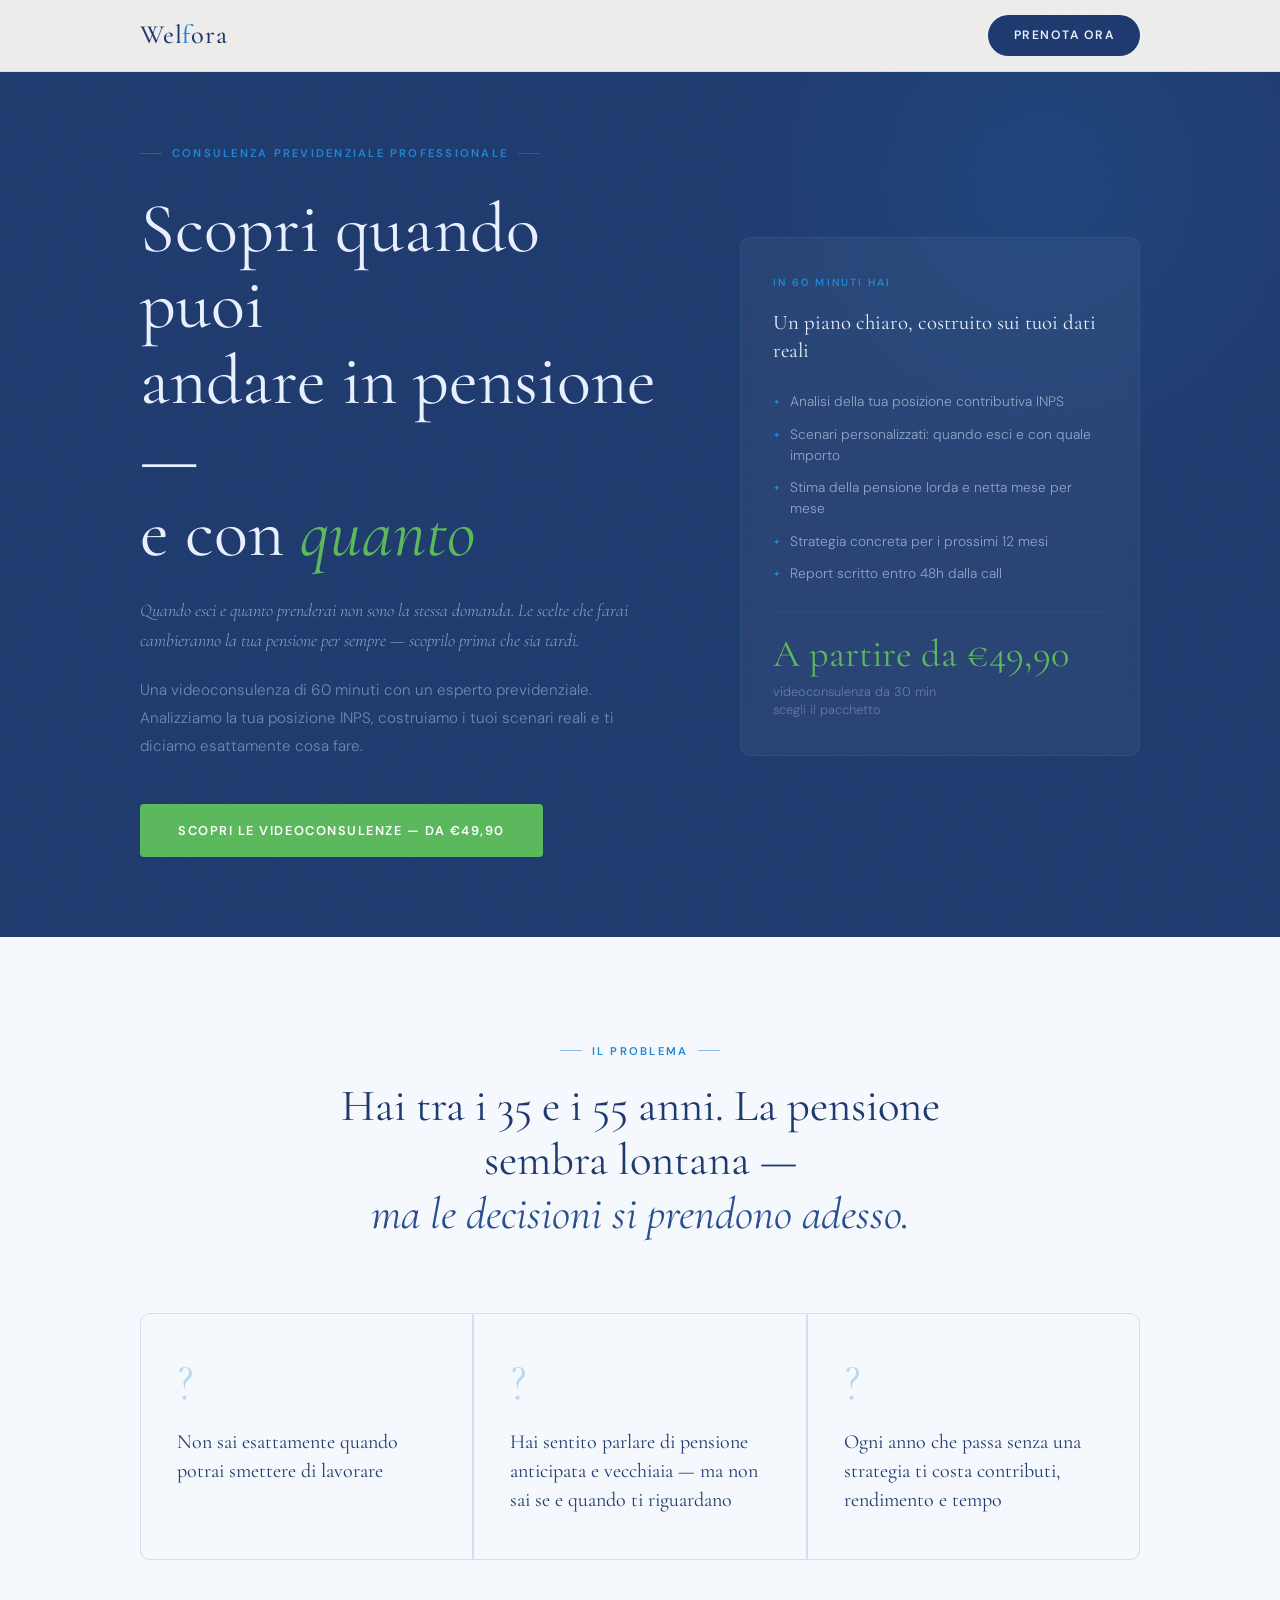
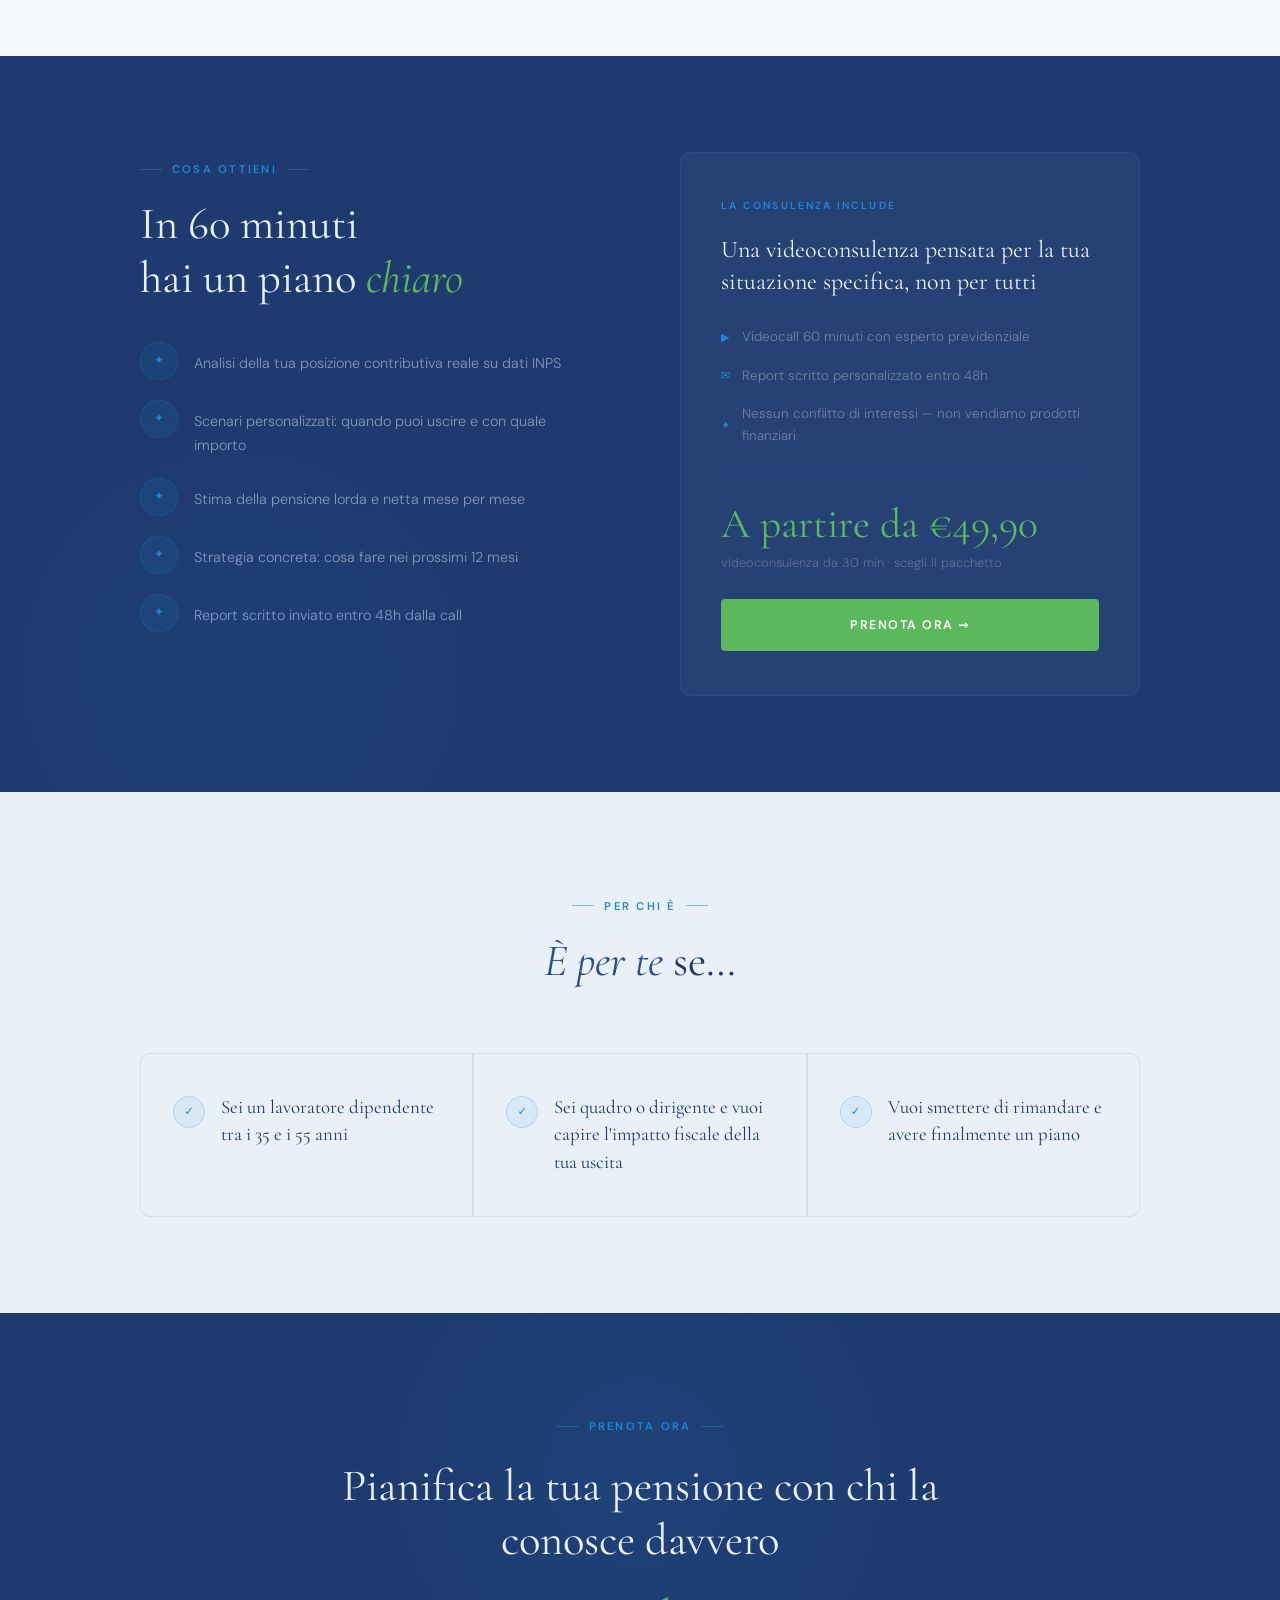
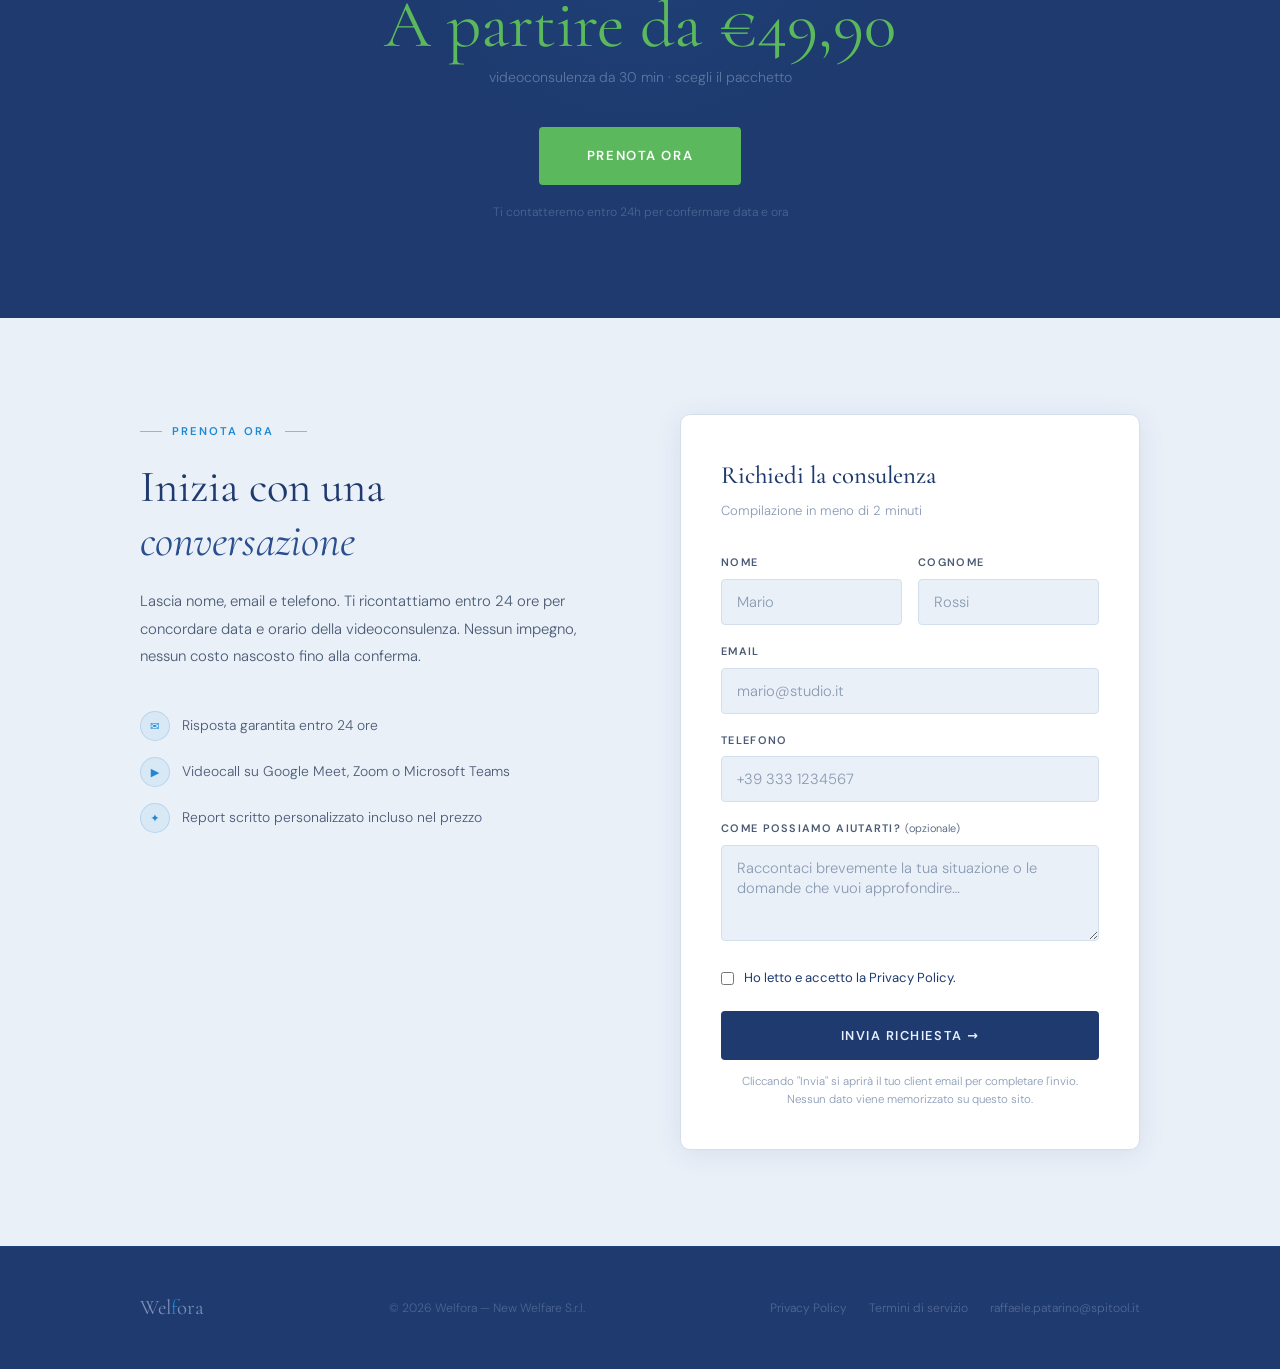
<file: index.html>
<!DOCTYPE html>
<html lang="it">
<head>
  <meta charset="UTF-8" />
  <meta name="viewport" content="width=device-width, initial-scale=1.0" />
  <title>Welfora — Scopri quando puoi andare in pensione</title>
  <meta name="description" content="Scopri quando puoi andare in pensione e con quanto. Videoconsulenza previdenziale con un esperto, analisi INPS, scenari personalizzati e report scritto." />
  <style>
    /* Self-hosted fonts (GDPR: no external requests to Google servers) */
    @font-face {
      font-family: 'Cormorant Garamond';
      font-style: normal;
      font-display: swap;
      font-weight: 300 700;
      src: url('fonts/cormorant-garamond-normal.woff2') format('woff2-variations');
    }
    @font-face {
      font-family: 'Cormorant Garamond';
      font-style: italic;
      font-display: swap;
      font-weight: 300 700;
      src: url('fonts/cormorant-garamond-italic.woff2') format('woff2-variations');
    }
    @font-face {
      font-family: 'DM Sans';
      font-style: normal;
      font-display: swap;
      font-weight: 300 700;
      src: url('fonts/dm-sans-normal.woff2') format('woff2-variations');
    }
    /* ══════════════════════════════════════════════
       WELFORA — Design Tokens
    ══════════════════════════════════════════════ */
    :root {
      --cream:       #f5f8fc;
      --cream-mid:   #eaf0f8;
      --cream-dark:  #d4dfee;
      --ivory:       #ffffff;
      --dark:        #1e3a6e;
      --dark-mid:    #2a4f8f;
      --warm-mid:    #4a5a74;
      --warm-light:  #8a9ab4;
      --gold:        #1e88d4;
      --gold-light:  #5cb85c;
      --gold-pale:   rgba(30,136,212,0.08);
      --gold-border: rgba(30,136,212,0.20);
      --shadow:      0 4px 28px rgba(30,58,110,0.09);
      --shadow-lg:   0 20px 64px rgba(30,58,110,0.15);

      --serif: 'Cormorant Garamond', Georgia, serif;
      --sans:  'DM Sans', system-ui, sans-serif;

      --r:    4px;
      --r-lg: 10px;
      --nav-h: 72px;
      --max-w: 1080px;
    }

    *, *::before, *::after { box-sizing: border-box; margin: 0; padding: 0; }
    html { scroll-behavior: smooth; }

    body {
      font-family: var(--sans);
      background: var(--cream);
      color: var(--dark);
      font-size: 16px;
      line-height: 1.65;
      -webkit-font-smoothing: antialiased;
    }

    img { display: block; max-width: 100%; }
    a { color: inherit; text-decoration: none; }

    .container {
      max-width: var(--max-w);
      margin: 0 auto;
      padding: 0 40px;
    }
    @media (max-width: 640px) { .container { padding: 0 22px; } }

    /* ══ NAVIGATION ══════════════════════════════ */
    .nav {
      position: fixed;
      top: 0; left: 0; right: 0;
      z-index: 200;
      height: var(--nav-h);
      background: rgba(250,248,243,0.94);
      backdrop-filter: blur(18px);
      border-bottom: 1px solid rgba(30,136,212,0.14);
      transition: box-shadow .3s;
    }
    .nav.scrolled { box-shadow: var(--shadow); }
    .nav__wrap {
      height: 100%;
      max-width: var(--max-w);
      margin: 0 auto;
      padding: 0 40px;
      display: flex;
      align-items: center;
      justify-content: space-between;
    }
    .nav__logo {
      font-family: var(--serif);
      font-size: 1.65rem;
      font-weight: 500;
      letter-spacing: .03em;
      color: var(--dark);
    }
    .nav__logo em { font-style: normal; color: var(--gold); }

    .nav__pill {
      display: inline-flex;
      align-items: center;
      gap: 8px;
      padding: 10px 26px;
      background: var(--dark);
      color: #e8f0ff;
      font-family: var(--sans);
      font-size: .76rem;
      font-weight: 600;
      letter-spacing: .12em;
      text-transform: uppercase;
      border-radius: 99px;
      transition: background .2s, transform .2s, box-shadow .2s;
    }
    .nav__pill:hover {
      background: var(--dark-mid);
      transform: translateY(-1px);
      box-shadow: 0 6px 20px rgba(30,58,110,.22);
    }
    @media (max-width: 640px) {
      .nav__wrap { padding: 0 22px; }
      .nav__pill { padding: 9px 18px; }
    }

    /* ══ BUTTONS ══════════════════════════════════ */
    .btn {
      display: inline-flex;
      align-items: center;
      gap: 8px;
      padding: 16px 38px;
      font-family: var(--sans);
      font-size: .8rem;
      font-weight: 600;
      letter-spacing: .12em;
      text-transform: uppercase;
      border: none;
      border-radius: var(--r);
      cursor: pointer;
      transition: transform .2s, box-shadow .2s, background .2s, color .2s;
      text-decoration: none;
    }
    .btn-gold {
      background: var(--gold);
      color: var(--dark);
    }
    .btn-gold:hover {
      background: var(--gold-light);
      transform: translateY(-2px);
      box-shadow: 0 10px 32px rgba(30,136,212,.35);
    }
    .btn-ghost {
      background: transparent;
      color: rgba(214,228,255,.7);
      border: 1px solid rgba(30,136,212,.3);
    }
    .btn-ghost:hover {
      border-color: var(--gold);
      color: var(--gold-light);
      transform: translateY(-2px);
    }
    .btn-dark {
      background: var(--dark);
      color: #e8f0ff;
    }
    .btn-dark:hover {
      background: var(--dark-mid);
      transform: translateY(-2px);
      box-shadow: 0 8px 28px rgba(30,58,110,.22);
    }
    .btn-green {
      background: var(--gold-light);
      color: #fff;
    }
    .btn-green:hover {
      background: #4aa84a;
      transform: translateY(-2px);
      box-shadow: 0 10px 32px rgba(92,184,92,.35);
    }

    /* ══ EYEBROW ══════════════════════════════════ */
    .eyebrow {
      display: inline-flex;
      align-items: center;
      gap: 10px;
      font-family: var(--sans);
      font-size: .7rem;
      font-weight: 600;
      letter-spacing: .2em;
      text-transform: uppercase;
      color: var(--gold);
    }
    .eyebrow::before, .eyebrow::after {
      content: '';
      display: block;
      width: 22px; height: 1px;
      background: currentColor;
      opacity: .5;
    }

    /* ══ HERO ═════════════════════════════════════ */
    .hero {
      min-height: 100vh;
      background: var(--dark);
      position: relative;
      overflow: hidden;
      display: flex;
      align-items: center;
    }

    .hero__glow-1 {
      position: absolute;
      width: 720px; height: 720px;
      background: radial-gradient(circle, rgba(30,136,212,.13) 0%, transparent 62%);
      top: -180px; right: -120px;
      pointer-events: none;
    }
    .hero__glow-2 {
      position: absolute;
      width: 500px; height: 500px;
      background: radial-gradient(circle, rgba(30,58,110,.12) 0%, transparent 65%);
      bottom: -100px; left: -80px;
      pointer-events: none;
    }
    .hero__grain {
      position: absolute;
      inset: 0;
      opacity: .35;
      pointer-events: none;
      background-image: url("data:image/svg+xml,%3Csvg xmlns='http://www.w3.org/2000/svg' width='300' height='300'%3E%3Cfilter id='n'%3E%3CfeTurbulence type='fractalNoise' baseFrequency='0.75' numOctaves='4' stitchTiles='stitch'/%3E%3C/filter%3E%3Crect width='300' height='300' filter='url(%23n)' opacity='0.08'/%3E%3C/svg%3E");
    }

    .hero__inner {
      position: relative;
      z-index: 1;
      width: 100%;
      max-width: var(--max-w);
      margin: 0 auto;
      padding: calc(var(--nav-h) + 64px) 40px 80px;
      display: grid;
      grid-template-columns: 1fr 400px;
      gap: 64px;
      align-items: center;
    }

    .hero__eyebrow {
      margin-bottom: 28px;
      opacity: 0;
      animation: slideUp .8s ease .2s forwards;
    }

    .hero__title {
      font-family: var(--serif);
      font-size: clamp(2.6rem, 5.5vw, 4.8rem);
      font-weight: 400;
      line-height: 1.08;
      color: #e8f0ff;
      margin-bottom: 24px;
      opacity: 0;
      animation: slideUp .8s ease .35s forwards;
    }
    .hero__title em {
      font-style: italic;
      color: var(--gold-light);
    }

    .hero__tagline {
      font-family: var(--serif);
      font-size: 1.12rem;
      font-style: italic;
      font-weight: 300;
      color: rgba(214,228,255,.6);
      max-width: 500px;
      margin-bottom: 20px;
      line-height: 1.7;
      opacity: 0;
      animation: slideUp .8s ease .47s forwards;
    }

    .hero__sub {
      font-size: .95rem;
      font-weight: 300;
      line-height: 1.85;
      color: rgba(214,228,255,.45);
      max-width: 480px;
      margin-bottom: 44px;
      opacity: 0;
      animation: slideUp .8s ease .55s forwards;
    }

    .hero__ctas {
      display: flex;
      flex-wrap: wrap;
      gap: 14px;
      opacity: 0;
      animation: slideUp .8s ease .68s forwards;
    }

    /* Hero offer card */
    .hero__card {
      background: rgba(255,255,255,.042);
      border: 1px solid rgba(30,136,212,.2);
      border-radius: var(--r-lg);
      padding: 36px 32px;
      backdrop-filter: blur(6px);
      opacity: 0;
      animation: slideUp .9s ease .55s forwards;
    }
    .hero__card-tag {
      font-size: .65rem;
      font-weight: 600;
      letter-spacing: .2em;
      text-transform: uppercase;
      color: var(--gold);
      margin-bottom: 18px;
    }
    .hero__card-head {
      font-family: var(--serif);
      font-size: 1.3rem;
      font-weight: 400;
      color: #e8f0ff;
      line-height: 1.35;
      margin-bottom: 26px;
    }
    .hero__card-list {
      list-style: none;
      display: flex;
      flex-direction: column;
      gap: 12px;
      margin-bottom: 28px;
    }
    .hero__card-list li {
      display: flex;
      align-items: flex-start;
      gap: 10px;
      font-size: .86rem;
      font-weight: 300;
      color: rgba(214,228,255,.6);
      line-height: 1.5;
    }
    .hero__card-list li::before {
      content: '✦';
      color: var(--gold);
      font-size: .55rem;
      margin-top: 5px;
      flex-shrink: 0;
    }
    .hero__card-price {
      border-top: 1px solid rgba(30,136,212,.14);
      padding-top: 22px;
      display: flex;
      align-items: baseline;
      gap: 10px;
      flex-wrap: wrap;
    }
    .hero__card-price strong {
      font-family: var(--serif);
      font-size: 2.4rem;
      font-weight: 400;
      color: var(--gold-light);
      line-height: 1;
    }
    .hero__card-price span {
      font-size: .8rem;
      font-weight: 300;
      color: rgba(214,228,255,.35);
      line-height: 1.4;
    }

    /* ══ PROBLEMA ════════════════════════════════ */
    .problema {
      padding: 96px 0;
      background: var(--cream);
    }
    .problema__head {
      text-align: center;
      max-width: 640px;
      margin: 0 auto 72px;
    }
    .problema__head .eyebrow { justify-content: center; margin-bottom: 20px; }
    .problema__title {
      font-family: var(--serif);
      font-size: clamp(2rem, 3.5vw, 2.9rem);
      font-weight: 400;
      color: var(--dark);
      line-height: 1.2;
    }
    .problema__title em { font-style: italic; color: var(--dark-mid); }

    .problema__grid {
      display: grid;
      grid-template-columns: repeat(3, 1fr);
      gap: 2px;
      background: var(--cream-dark);
      border-radius: var(--r-lg);
      overflow: hidden;
      border: 1px solid var(--cream-dark);
    }
    .problema__item {
      background: var(--cream);
      padding: 44px 36px;
    }
    .problema__mark {
      font-family: var(--serif);
      font-size: 3.2rem;
      font-weight: 300;
      color: var(--gold);
      opacity: .28;
      line-height: 1;
      margin-bottom: 18px;
    }
    .problema__text {
      font-family: var(--serif);
      font-size: 1.25rem;
      font-weight: 400;
      color: var(--dark);
      line-height: 1.45;
    }

    /* ══ COSA OTTIENI ════════════════════════════ */
    .ottieni {
      padding: 96px 0;
      background: var(--dark);
      position: relative;
      overflow: hidden;
    }
    .ottieni::after {
      content: '';
      position: absolute;
      width: 640px; height: 640px;
      background: radial-gradient(circle, rgba(30,136,212,.07) 0%, transparent 65%);
      bottom: -200px; left: -80px;
      pointer-events: none;
    }
    .ottieni__inner {
      position: relative;
      z-index: 1;
      display: grid;
      grid-template-columns: 1fr 1fr;
      gap: 80px;
      align-items: start;
    }
    .ottieni__text .eyebrow { margin-bottom: 20px; }
    .ottieni__title {
      font-family: var(--serif);
      font-size: clamp(2rem, 3.5vw, 2.9rem);
      font-weight: 400;
      color: #e8f0ff;
      line-height: 1.2;
      margin-bottom: 36px;
    }
    .ottieni__title em { font-style: italic; color: var(--gold-light); }
    .ottieni__list {
      list-style: none;
      display: flex;
      flex-direction: column;
      gap: 20px;
    }
    .ottieni__list li { display: flex; gap: 16px; align-items: flex-start; }
    .ottieni__icon {
      width: 38px; height: 38px;
      border-radius: 50%;
      background: rgba(30,136,212,.1);
      border: 1px solid rgba(30,136,212,.22);
      display: flex; align-items: center; justify-content: center;
      flex-shrink: 0;
      color: var(--gold);
      font-size: .75rem;
    }
    .ottieni__item-text {
      font-size: .9rem;
      font-weight: 300;
      color: rgba(214,228,255,.55);
      line-height: 1.7;
      padding-top: 9px;
    }

    /* Offer card (right col) */
    .ottieni__card {
      background: rgba(255,255,255,.04);
      border: 1px solid rgba(30,136,212,.18);
      border-radius: var(--r-lg);
      padding: 44px 40px;
    }
    .ottieni__card-label {
      font-size: .65rem;
      font-weight: 600;
      letter-spacing: .2em;
      text-transform: uppercase;
      color: var(--gold);
      margin-bottom: 20px;
    }
    .ottieni__card-title {
      font-family: var(--serif);
      font-size: 1.5rem;
      font-weight: 400;
      color: #e8f0ff;
      line-height: 1.35;
      margin-bottom: 28px;
    }
    .ottieni__card-detail {
      display: flex;
      align-items: center;
      gap: 12px;
      font-size: .84rem;
      font-weight: 300;
      color: rgba(214,228,255,.4);
      margin-bottom: 16px;
    }
    .ottieni__card-detail span { color: var(--gold); font-size: .7rem; }
    .ottieni__card-divider {
      border: none;
      border-top: 1px solid rgba(30,136,212,.12);
      margin: 28px 0;
    }
    .ottieni__card-price {
      font-family: var(--serif);
      font-size: 2.6rem;
      font-weight: 400;
      color: var(--gold-light);
      line-height: 1;
      margin-bottom: 6px;
    }
    .ottieni__card-price-sub {
      font-size: .8rem;
      font-weight: 300;
      color: rgba(214,228,255,.3);
      margin-bottom: 26px;
    }

    /* ══ PER CHI È ════════════════════════════════ */
    .forchi {
      padding: 96px 0;
      background: var(--cream-mid);
    }
    .forchi__head {
      text-align: center;
      max-width: 480px;
      margin: 0 auto 64px;
    }
    .forchi__head .eyebrow { justify-content: center; margin-bottom: 20px; }
    .forchi__title {
      font-family: var(--serif);
      font-size: clamp(2rem, 3.5vw, 2.9rem);
      font-weight: 400;
      color: var(--dark);
      line-height: 1.2;
    }
    .forchi__title em { font-style: italic; color: var(--dark-mid); }

    .forchi__grid {
      display: grid;
      grid-template-columns: repeat(3, 1fr);
      gap: 2px;
      background: var(--cream-dark);
      border-radius: var(--r-lg);
      overflow: hidden;
      border: 1px solid var(--cream-dark);
    }
    .forchi__item {
      background: var(--cream-mid);
      padding: 40px 32px;
      display: flex;
      gap: 16px;
      align-items: flex-start;
    }
    .forchi__check {
      width: 32px; height: 32px;
      border-radius: 50%;
      background: var(--gold-pale);
      border: 1px solid var(--gold-border);
      display: flex; align-items: center; justify-content: center;
      flex-shrink: 0;
      color: var(--gold);
      font-size: .72rem;
      margin-top: 2px;
    }
    .forchi__text {
      font-family: var(--serif);
      font-size: 1.18rem;
      font-weight: 400;
      color: var(--dark);
      line-height: 1.45;
    }

    /* ══ CTA BANNER (PREZZO) ════════════════════ */
    .cta-banner {
      padding: 96px 0;
      background: var(--dark);
      text-align: center;
      position: relative;
      overflow: hidden;
    }
    .cta-banner::before {
      content: '';
      position: absolute;
      width: 640px; height: 640px;
      background: radial-gradient(circle, rgba(30,136,212,.1) 0%, transparent 65%);
      top: -160px; left: 50%;
      transform: translateX(-50%);
      pointer-events: none;
    }
    .cta-banner__inner {
      position: relative;
      z-index: 1;
      max-width: 620px;
      margin: 0 auto;
    }
    .cta-banner__inner .eyebrow { justify-content: center; margin-bottom: 24px; }
    .cta-banner__title {
      font-family: var(--serif);
      font-size: clamp(1.9rem, 3.5vw, 3rem);
      font-weight: 400;
      color: #e8f0ff;
      line-height: 1.2;
      margin-bottom: 12px;
    }
    .cta-banner__price {
      font-family: var(--serif);
      font-size: clamp(3rem, 5.5vw, 4.2rem);
      font-weight: 400;
      color: var(--gold-light);
      line-height: 1;
      margin: 24px 0 8px;
    }
    .cta-banner__price-sub {
      font-size: .88rem;
      font-weight: 300;
      color: rgba(214,228,255,.35);
      margin-bottom: 38px;
      line-height: 1.6;
    }
    .cta-banner__note {
      margin-top: 18px;
      font-size: .76rem;
      font-weight: 300;
      color: rgba(214,228,255,.25);
      line-height: 1.6;
    }

    /* ══ FORM ═════════════════════════════════════ */
    .contact {
      padding: 96px 0;
      background: var(--cream-mid);
    }
    .contact__inner {
      display: grid;
      grid-template-columns: 1fr 1fr;
      gap: 80px;
      align-items: start;
    }
    .contact__info .eyebrow { margin-bottom: 20px; }
    .contact__title {
      font-family: var(--serif);
      font-size: clamp(2rem, 3.5vw, 2.8rem);
      font-weight: 400;
      color: var(--dark);
      line-height: 1.2;
      margin-bottom: 20px;
    }
    .contact__title em { font-style: italic; color: #2a4f8f; }
    .contact__desc {
      font-size: .93rem;
      font-weight: 300;
      color: var(--warm-mid);
      line-height: 1.85;
      margin-bottom: 40px;
    }
    .contact__details {
      display: flex;
      flex-direction: column;
      gap: 16px;
    }
    .contact__detail {
      display: flex;
      align-items: center;
      gap: 12px;
      font-size: .87rem;
      font-weight: 300;
      color: var(--warm-mid);
    }
    .contact__dot {
      width: 30px; height: 30px;
      border-radius: 50%;
      background: var(--gold-pale);
      border: 1px solid var(--gold-border);
      display: flex; align-items: center; justify-content: center;
      flex-shrink: 0;
      color: var(--gold);
      font-size: .7rem;
    }

    /* Form card */
    .form-wrap {
      background: var(--ivory);
      border: 1px solid var(--cream-dark);
      border-radius: var(--r-lg);
      padding: 40px;
      box-shadow: var(--shadow);
    }
    .form-wrap__title {
      font-family: var(--serif);
      font-size: 1.55rem;
      font-weight: 500;
      color: var(--dark);
      margin-bottom: 4px;
    }
    .form-wrap__sub {
      font-size: .82rem;
      font-weight: 300;
      color: var(--warm-light);
      margin-bottom: 32px;
    }

    .f-row { display: grid; grid-template-columns: 1fr 1fr; gap: 16px; }
    .f-group { margin-bottom: 18px; }
    .f-label {
      display: block;
      font-size: .68rem;
      font-weight: 600;
      letter-spacing: .12em;
      text-transform: uppercase;
      color: var(--warm-mid);
      margin-bottom: 7px;
    }
    .f-label em { font-style: normal; font-weight: 300; text-transform: none; letter-spacing: 0; }
    .f-input {
      width: 100%;
      padding: 12px 15px;
      background: var(--cream-mid);
      border: 1px solid var(--cream-dark);
      border-radius: var(--r);
      font-family: var(--sans);
      font-size: .92rem;
      font-weight: 300;
      color: var(--dark);
      transition: border-color .2s, background .2s;
      appearance: none;
    }
    .f-input:focus {
      outline: none;
      border-color: var(--gold);
      background: #fff;
    }
    .f-input::placeholder { color: var(--warm-light); }
    textarea.f-input { resize: vertical; min-height: 96px; }

    .f-submit {
      width: 100%;
      justify-content: center;
      margin-top: 6px;
      font-size: .8rem;
    }
    .f-note {
      margin-top: 13px;
      font-size: .72rem;
      font-weight: 300;
      color: var(--warm-light);
      text-align: center;
      line-height: 1.55;
    }

    /* Success state */
    .form-success {
      display: none;
      text-align: center;
      padding: 48px 16px;
    }
    .form-success__mark {
      font-size: 2.8rem;
      margin-bottom: 18px;
    }
    .form-success__title {
      font-family: var(--serif);
      font-size: 1.9rem;
      font-weight: 400;
      color: var(--dark);
      margin-bottom: 14px;
    }
    .form-success__text {
      font-size: .9rem;
      font-weight: 300;
      color: var(--warm-mid);
      line-height: 1.75;
      max-width: 340px;
      margin: 0 auto;
    }

    /* ══ FOOTER ════════════════════════════════════ */
    .footer {
      background: var(--dark);
      border-top: 1px solid rgba(30,136,212,.1);
      padding: 44px 0;
    }
    .footer__inner {
      display: flex;
      align-items: center;
      justify-content: space-between;
      flex-wrap: wrap;
      gap: 16px;
    }
    .footer__logo {
      font-family: var(--serif);
      font-size: 1.3rem;
      font-weight: 400;
      color: rgba(214,228,255,.5);
    }
    .footer__logo em { font-style: normal; color: var(--gold); }
    .footer__copy {
      font-size: .76rem;
      font-weight: 300;
      color: rgba(214,228,255,.25);
      text-align: center;
    }
    .footer__links {
      display: flex;
      gap: 22px;
    }
    .footer__links a {
      font-size: .76rem;
      font-weight: 300;
      color: rgba(214,228,255,.28);
      transition: color .2s;
    }
    .footer__links a:hover { color: var(--gold); }

    /* ══ ANIMATIONS ════════════════════════════════ */
    @keyframes slideUp {
      from { opacity: 0; transform: translateY(22px); }
      to   { opacity: 1; transform: translateY(0); }
    }
    .reveal {
      opacity: 0;
      transform: translateY(26px);
      transition: opacity .7s ease, transform .7s ease;
    }
    .reveal.on { opacity: 1; transform: none; }
    .reveal-d1 { transition-delay: .1s; }
    .reveal-d2 { transition-delay: .2s; }
    .reveal-d3 { transition-delay: .3s; }

    /* ══ RESPONSIVE ════════════════════════════════ */
    @media (max-width: 960px) {
      .hero__inner    { grid-template-columns: 1fr; gap: 48px; padding-top: calc(var(--nav-h) + 40px); }
      .hero__card     { max-width: 480px; }
      .problema__grid { grid-template-columns: 1fr; }
      .ottieni__inner { grid-template-columns: 1fr; gap: 48px; }
      .forchi__grid   { grid-template-columns: 1fr; }
      .contact__inner { grid-template-columns: 1fr; gap: 48px; }
    }
    @media (max-width: 640px) {
      .problema  { padding: 64px 0; }
      .ottieni   { padding: 64px 0; }
      .forchi    { padding: 64px 0; }
      .cta-banner { padding: 64px 0; }
      .contact   { padding: 64px 0; }
      .f-row { grid-template-columns: 1fr; }
      .form-wrap { padding: 28px 22px; }
      .footer__inner { flex-direction: column; align-items: center; text-align: center; }
      .footer__links { justify-content: center; }
      .hero__ctas .btn { padding: 14px 28px; }
    }
  </style>
</head>
<body>

<!-- ══ NAV ══════════════════════════════════════════════ -->
<nav class="nav" id="nav">
  <div class="nav__wrap">
    <span class="nav__logo">Wel<em>f</em>ora</span>
    <a href="consulenza.html" class="nav__pill">Prenota ora</a>
  </div>
</nav>


<!-- ══ HERO ═════════════════════════════════════════════ -->
<section class="hero">
  <div class="hero__glow-1"></div>
  <div class="hero__glow-2"></div>
  <div class="hero__grain"></div>

  <div class="hero__inner">

    <!-- Text -->
    <div>
      <div class="hero__eyebrow eyebrow">Consulenza previdenziale professionale</div>

      <h1 class="hero__title">
        Scopri quando puoi<br/>
        andare in pensione —<br/>
        e con <em>quanto</em>
      </h1>

      <p class="hero__tagline">
        Quando esci e quanto prenderai non sono la stessa domanda. Le scelte che farai cambieranno la tua pensione per sempre — scoprilo prima che sia tardi.
      </p>

      <p class="hero__sub">
        Una videoconsulenza di 60 minuti con un esperto previdenziale. Analizziamo la tua posizione INPS, costruiamo i tuoi scenari reali e ti diciamo esattamente cosa fare.
      </p>

      <div class="hero__ctas">
        <a href="consulenza.html" class="btn btn-green">Scopri le videoconsulenze — da €49,90</a>
      </div>
    </div>

    <!-- Offer card -->
    <div class="hero__card">
      <div class="hero__card-tag">In 60 minuti hai</div>
      <div class="hero__card-head">Un piano chiaro, costruito sui tuoi dati reali</div>
      <ul class="hero__card-list">
        <li>Analisi della tua posizione contributiva INPS</li>
        <li>Scenari personalizzati: quando esci e con quale importo</li>
        <li>Stima della pensione lorda e netta mese per mese</li>
        <li>Strategia concreta per i prossimi 12 mesi</li>
        <li>Report scritto entro 48h dalla call</li>
      </ul>
      <div class="hero__card-price">
        <strong>A partire da €49,90</strong>
        <span>videoconsulenza da 30 min<br/>scegli il pacchetto</span>
      </div>
    </div>

  </div>
</section>


<!-- ══ SEZIONE PROBLEMA ══════════════════════════════════ -->
<section class="problema" id="problema">
  <div class="container">

    <div class="problema__head reveal">
      <div class="eyebrow">Il problema</div>
      <h2 class="problema__title">Hai tra i 35 e i 55 anni. La pensione sembra lontana —<br/><em>ma le decisioni si prendono adesso.</em></h2>
    </div>

    <div class="problema__grid reveal">
      <div class="problema__item">
        <div class="problema__mark">?</div>
        <p class="problema__text">Non sai esattamente quando potrai smettere di lavorare</p>
      </div>
      <div class="problema__item">
        <div class="problema__mark">?</div>
        <p class="problema__text">Hai sentito parlare di pensione anticipata e vecchiaia — ma non sai se e quando ti riguardano</p>
      </div>
      <div class="problema__item">
        <div class="problema__mark">?</div>
        <p class="problema__text">Ogni anno che passa senza una strategia ti costa contributi, rendimento e tempo</p>
      </div>
    </div>

  </div>
</section>


<!-- ══ SEZIONE COSA OTTIENI ══════════════════════════════ -->
<section class="ottieni" id="cosa-ottieni">
  <div class="container">
    <div class="ottieni__inner">

      <!-- Left: bullets -->
      <div class="ottieni__text reveal">
        <div class="eyebrow">Cosa ottieni</div>
        <h2 class="ottieni__title">In 60 minuti<br/>hai un piano <em>chiaro</em></h2>
        <ul class="ottieni__list">
          <li>
            <div class="ottieni__icon">✦</div>
            <div class="ottieni__item-text">Analisi della tua posizione contributiva reale su dati INPS</div>
          </li>
          <li>
            <div class="ottieni__icon">✦</div>
            <div class="ottieni__item-text">Scenari personalizzati: quando puoi uscire e con quale importo</div>
          </li>
          <li>
            <div class="ottieni__icon">✦</div>
            <div class="ottieni__item-text">Stima della pensione lorda e netta mese per mese</div>
          </li>
          <li>
            <div class="ottieni__icon">✦</div>
            <div class="ottieni__item-text">Strategia concreta: cosa fare nei prossimi 12 mesi</div>
          </li>
          <li>
            <div class="ottieni__icon">✦</div>
            <div class="ottieni__item-text">Report scritto inviato entro 48h dalla call</div>
          </li>
        </ul>
      </div>

      <!-- Right: offer card -->
      <div class="ottieni__card reveal reveal-d2">
        <div class="ottieni__card-label">La consulenza include</div>
        <div class="ottieni__card-title">Una videoconsulenza pensata per la tua situazione specifica, non per tutti</div>

        <div class="ottieni__card-detail">
          <span>▶</span>
          Videocall 60 minuti con esperto previdenziale
        </div>
        <div class="ottieni__card-detail">
          <span>✉</span>
          Report scritto personalizzato entro 48h
        </div>
        <div class="ottieni__card-detail">
          <span>✦</span>
          Nessun conflitto di interessi — non vendiamo prodotti finanziari
        </div>

        <hr class="ottieni__card-divider"/>

        <div class="ottieni__card-price">A partire da €49,90</div>
        <div class="ottieni__card-price-sub">videoconsulenza da 30 min · scegli il pacchetto</div>
        <a href="consulenza.html" class="btn btn-green" style="width:100%;justify-content:center;font-size:.78rem;">Prenota ora →</a>
      </div>

    </div>
  </div>
</section>


<!-- ══ SEZIONE PER CHI È ═════════════════════════════════ -->
<section class="forchi" id="per-chi">
  <div class="container">

    <div class="forchi__head reveal">
      <div class="eyebrow">Per chi è</div>
      <h2 class="forchi__title"><em>È per te</em> se…</h2>
    </div>

    <div class="forchi__grid reveal">
      <div class="forchi__item">
        <div class="forchi__check">✓</div>
        <p class="forchi__text">Sei un lavoratore dipendente tra i 35 e i 55 anni</p>
      </div>
      <div class="forchi__item">
        <div class="forchi__check">✓</div>
        <p class="forchi__text">Sei quadro o dirigente e vuoi capire l'impatto fiscale della tua uscita</p>
      </div>
      <div class="forchi__item">
        <div class="forchi__check">✓</div>
        <p class="forchi__text">Vuoi smettere di rimandare e avere finalmente un piano</p>
      </div>
    </div>

  </div>
</section>


<!-- ══ PREZZO E CTA ══════════════════════════════════════ -->
<section class="cta-banner">
  <div class="container">
    <div class="cta-banner__inner reveal">
      <div class="eyebrow">Prenota ora</div>
      <h2 class="cta-banner__title">Pianifica la tua pensione con chi la conosce davvero</h2>
      <div class="cta-banner__price">A partire da €49,90</div>
      <div class="cta-banner__price-sub">videoconsulenza da 30 min · scegli il pacchetto</div>
      <a href="consulenza.html" class="btn btn-green" style="font-size:.82rem;padding:18px 48px;">Prenota ora</a>
      <p class="cta-banner__note">Ti contatteremo entro 24h per confermare data e ora</p>
    </div>
  </div>
</section>


<!-- ══ CONTATTI / FORM ════════════════════════════════════ -->
<section class="contact" id="contatti">
  <div class="container">
    <div class="contact__inner">

      <!-- Info -->
      <div class="contact__info reveal">
        <div class="eyebrow">Prenota ora</div>
        <h2 class="contact__title">Inizia con una<br/><em>conversazione</em></h2>
        <p class="contact__desc">Lascia nome, email e telefono. Ti ricontattiamo entro 24 ore per concordare data e orario della videoconsulenza. Nessun impegno, nessun costo nascosto fino alla conferma.</p>
        <div class="contact__details">
          <div class="contact__detail">
            <div class="contact__dot">✉</div>
            <span>Risposta garantita entro 24 ore</span>
          </div>
          <div class="contact__detail">
            <div class="contact__dot">▶</div>
            <span>Videocall su Google Meet, Zoom o Microsoft Teams</span>
          </div>
          <div class="contact__detail">
            <div class="contact__dot">✦</div>
            <span>Report scritto personalizzato incluso nel prezzo</span>
          </div>
        </div>
      </div>

      <!-- Form -->
      <div class="form-wrap reveal reveal-d2" id="formWrap">

        <div id="formContent">
          <div class="form-wrap__title">Richiedi la consulenza</div>
          <div class="form-wrap__sub">Compilazione in meno di 2 minuti</div>

          <form id="contactForm" novalidate>
            <div class="f-row">
              <div class="f-group">
                <label class="f-label" for="nome">Nome</label>
                <input class="f-input" type="text" id="nome" name="nome" placeholder="Mario" required />
              </div>
              <div class="f-group">
                <label class="f-label" for="cognome">Cognome</label>
                <input class="f-input" type="text" id="cognome" name="cognome" placeholder="Rossi" required />
              </div>
            </div>

            <div class="f-group">
              <label class="f-label" for="email">Email</label>
              <input class="f-input" type="email" id="email" name="email" placeholder="mario@studio.it" required />
            </div>

            <div class="f-group">
              <label class="f-label" for="telefono">Telefono</label>
              <input class="f-input" type="tel" id="telefono" name="telefono" placeholder="+39 333 1234567" required />
            </div>

            <div class="f-group">
              <label class="f-label" for="messaggio">Come possiamo aiutarti? <em>(opzionale)</em></label>
              <textarea class="f-input" id="messaggio" name="messaggio" placeholder="Raccontaci brevemente la tua situazione o le domande che vuoi approfondire…"></textarea>
            </div>

            <div class="f-group" style="display:flex;align-items:flex-start;gap:10px">
              <input type="checkbox" id="privacy-consent" required style="margin-top:4px;accent-color:var(--blue)" />
              <label for="privacy-consent" style="font-size:.82rem;line-height:1.5;color:var(--muted)">Ho letto e accetto la <a href="privacy.html" target="_blank" rel="noopener">Privacy Policy</a>.</label>
            </div>

            <button type="submit" class="btn btn-dark f-submit">
              Invia richiesta →
            </button>
            <p class="f-note">Cliccando "Invia" si aprirà il tuo client email per completare l'invio.<br/>Nessun dato viene memorizzato su questo sito.</p>
          </form>
        </div>

        <div class="form-success" id="formSuccess">
          <div class="form-success__mark">✦</div>
          <h3 class="form-success__title">Completa l’invio nell’app email</h3>
          <p class="form-success__text">Il messaggio è pronto. Premi Invia nella tua app email; ti ricontatteremo entro 24 ore lavorative.</p>
        </div>

      </div>
    </div>
  </div>
</section>


<!-- ══ FOOTER ════════════════════════════════════════════ -->
<footer class="footer">
  <div class="container">
    <div class="footer__inner">
      <span class="footer__logo">Wel<em>f</em>ora</span>
      <span class="footer__copy">© 2026 Welfora — New Welfare S.r.l.</span>
      <div class="footer__links">
        <a href="privacy.html">Privacy Policy</a>
        <a href="termini.html">Termini di servizio</a>
        <a href="mailto:raffaele.patarino@spitool.it">raffaele.patarino@spitool.it</a>
      </div>
    </div>
  </div>
</footer>


<script>
  // Nav shadow on scroll
  const nav = document.getElementById('nav');
  window.addEventListener('scroll', () => {
    nav.classList.toggle('scrolled', window.scrollY > 20);
  }, { passive: true });

  // Reveal on scroll
  const revealEls = document.querySelectorAll('.reveal');
  const revealObs = new IntersectionObserver(entries => {
    entries.forEach(e => {
      if (e.isIntersecting) {
        e.target.classList.add('on');
        revealObs.unobserve(e.target);
      }
    });
  }, { threshold: 0.1 });
  revealEls.forEach(el => revealObs.observe(el));

  // Form → mailto
  document.getElementById('contactForm').addEventListener('submit', function (e) {
    e.preventDefault();

    const nome     = document.getElementById('nome').value.trim();
    const cognome  = document.getElementById('cognome').value.trim();
    const email    = document.getElementById('email').value.trim();
    const telefono = document.getElementById('telefono').value.trim();
    const msg      = document.getElementById('messaggio').value.trim();
    const privacy  = document.getElementById('privacy-consent').checked;

    if (!nome || !cognome || !email || !telefono) {
      alert('Compila tutti i campi obbligatori per procedere.');
      return;
    }
    if (!email.includes('@')) {
      alert('Inserisci un indirizzo email valido.');
      return;
    }
    if (!privacy) {
      alert('Accetta la Privacy Policy per procedere.');
      return;
    }

    const subject = encodeURIComponent(
      'Consulenza pensionistica — ' + nome + ' ' + cognome
    );
    const body = encodeURIComponent(
      'Gentile team Welfora,\n\n' +
      'Richiedo una consulenza pensionistica in videocall.\n\n' +
      'Nome: ' + nome + ' ' + cognome + '\n' +
      'Email: ' + email + '\n' +
      'Telefono: ' + telefono + '\n\n' +
      (msg ? 'Come possiamo aiutarti:\n' + msg + '\n\n' : '') +
      'Cordiali saluti,\n' + nome + ' ' + cognome
    );

    window.location.href = 'mailto:raffaele.patarino@spitool.it?subject=' + subject + '&body=' + body;

    setTimeout(() => {
      document.getElementById('formContent').style.display = 'none';
      document.getElementById('formSuccess').style.display = 'block';
    }, 1400);
  });
</script>
</body>
</html>
</file>
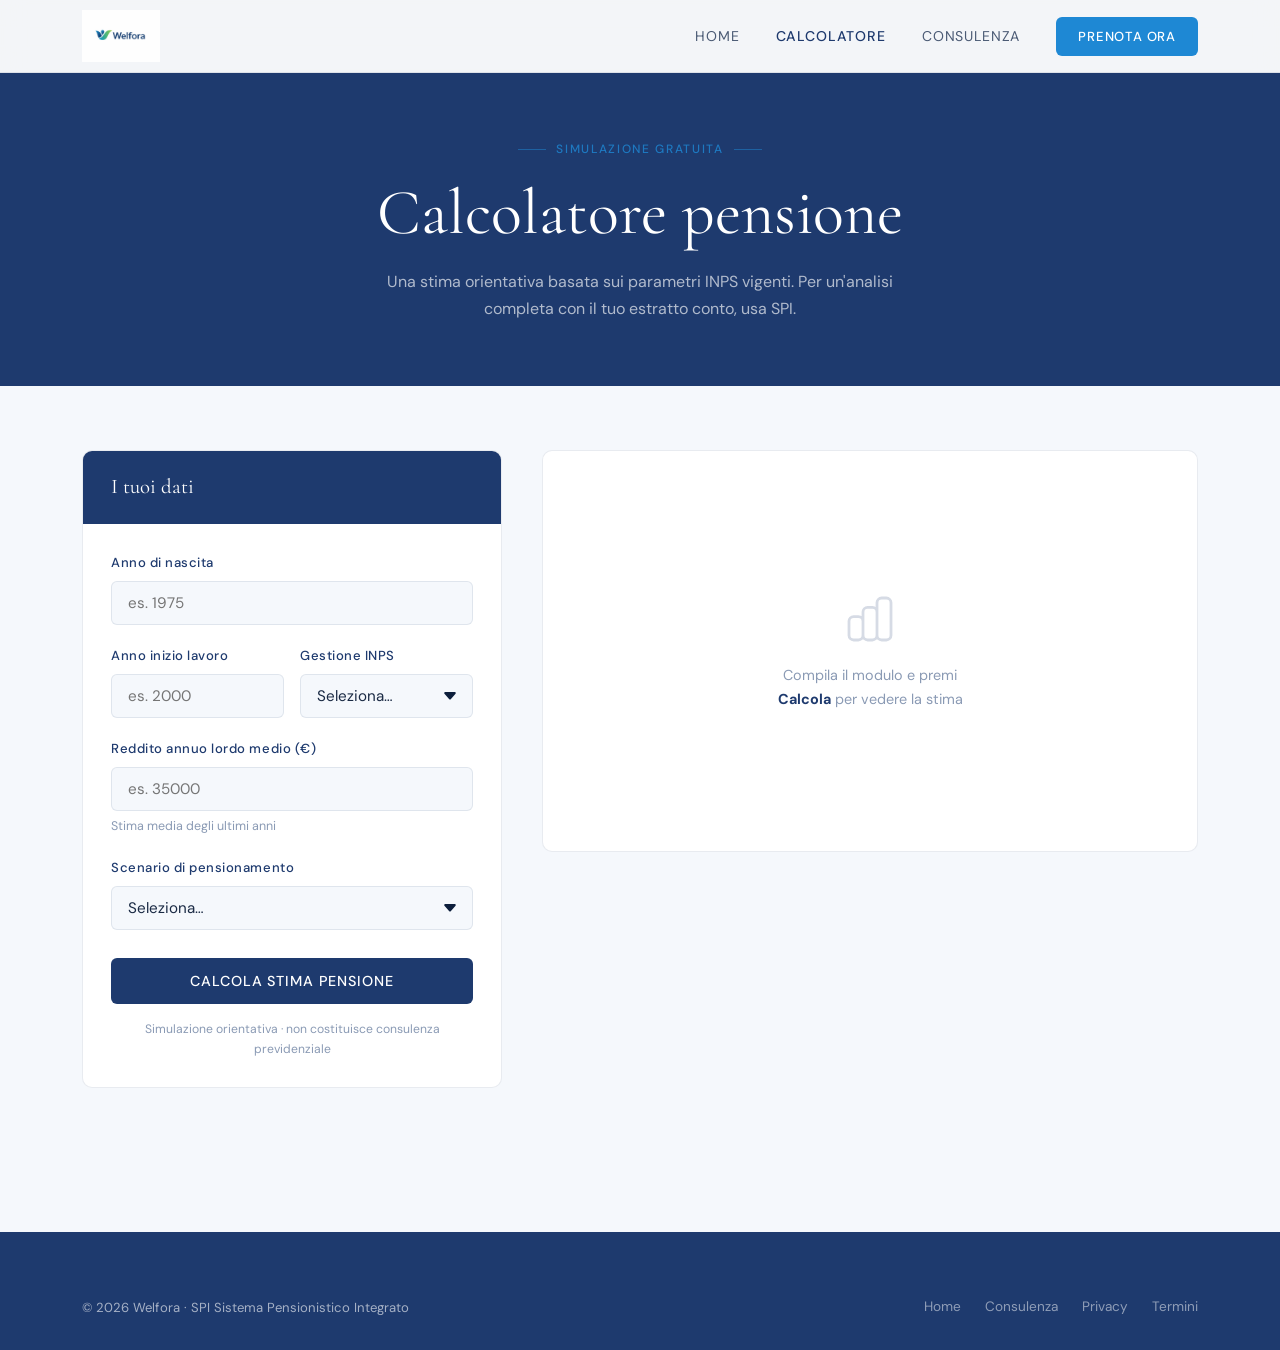
<file: calcolatore.html>
<!DOCTYPE html>
<html lang="it">
<head>
  <meta charset="UTF-8" />
  <meta name="viewport" content="width=device-width, initial-scale=1.0" />
  <title>Calcolatore Pensione — Welfora SPI</title>
  <meta name="description" content="Stima gratuita della tua pensione INPS. Inserisci i tuoi dati e scopri l'importo stimato con il calcolatore Welfora SPI." />
  <link rel="stylesheet" href="style.css" />
</head>
<body>

<header class="site-header">
  <div class="container">
    <nav class="nav-inner">
      <a href="index.html" class="logo">
        <img src="logo.png" alt="Welfora" height="52" style="display:block" />
      </a>
      <ul class="nav-links">
        <li><a href="index.html">Home</a></li>
        <li><a href="calcolatore.html">Calcolatore</a></li>
        <li><a href="consulenza.html">Consulenza</a></li>
        <li><a href="consulenza.html">
          <span class="btn btn-primary" style="padding:9px 22px;font-size:0.82rem;">Prenota ora</span>
        </a></li>
      </ul>
      <button class="nav-toggle" aria-label="Apri il menu" aria-expanded="false"><span></span><span></span><span></span></button>
    </nav>
  </div>
</header>

<!-- HERO -->
<section class="calc-hero">
  <div class="container">
    <div style="display:flex;align-items:center;justify-content:center;gap:10px;margin-bottom:16px">
      <div style="width:28px;height:1px;background:rgba(30,136,212,0.5)"></div>
      <span style="font-size:0.75rem;letter-spacing:0.14em;text-transform:uppercase;color:rgba(30,136,212,0.8);font-weight:500">Simulazione gratuita</span>
      <div style="width:28px;height:1px;background:rgba(30,136,212,0.5)"></div>
    </div>
    <h1>Calcolatore pensione</h1>
    <p>Una stima orientativa basata sui parametri INPS vigenti. Per un'analisi completa con il tuo estratto conto, usa SPI.</p>
  </div>
</section>

<!-- LAYOUT -->
<div class="container">
  <div class="calc-layout">

    <!-- FORM PANEL -->
    <div class="calc-panel">
      <div class="calc-panel-header">
        <h3 style="color:#fff;font-weight:400">I tuoi dati</h3>
      </div>
      <div class="calc-panel-body">
        <form id="calcForm" novalidate>

          <div class="form-group">
            <label class="form-label" for="anno_nascita">Anno di nascita</label>
            <input class="form-control" type="number" id="anno_nascita" name="anno_nascita"
              placeholder="es. 1975" min="1940" max="2000" required />
          </div>

          <div class="form-row">
            <div class="form-group">
              <label class="form-label" for="anno_inizio">Anno inizio lavoro</label>
              <input class="form-control" type="number" id="anno_inizio" name="anno_inizio"
                placeholder="es. 2000" min="1960" max="2025" required />
            </div>
            <div class="form-group">
              <label class="form-label" for="gestione">Gestione INPS</label>
              <select class="form-control" id="gestione" name="gestione" required>
                <option value="">Seleziona…</option>
                <option value="FPLD">Dipendenti privati (FPLD)</option>
                <option value="GS">Gestione Separata</option>
                <option value="artigiani">Artigiani</option>
                <option value="commercianti">Commercianti</option>
              </select>
            </div>
          </div>

          <div class="form-group">
            <label class="form-label" for="reddito_medio">Reddito annuo lordo medio (€)</label>
            <input class="form-control" type="number" id="reddito_medio" name="reddito_medio"
              placeholder="es. 35000" min="5000" step="1000" required />
            <div class="form-hint">Stima media degli ultimi anni</div>
          </div>

          <div class="form-group">
            <label class="form-label" for="scenario">Scenario di pensionamento</label>
            <select class="form-control" id="scenario" name="scenario" required>
              <option value="">Seleziona…</option>
              <option value="vecchiaia">Vecchiaia (67 anni + 20 anni contributi)</option>
              <option value="anticipata_m">Anticipata uomo (42 anni e 10 mesi)</option>
              <option value="anticipata_f">Anticipata donna (41 anni e 10 mesi)</option>
              <option value="quota103">Quota 103 (62 anni + 41 anni)</option>
            </select>
          </div>

          <button class="calc-btn" id="calcBtn" type="submit">Calcola stima pensione</button>

          <div style="margin-top:16px;font-size:0.76rem;color:var(--text-light);line-height:1.6;text-align:center">
            Simulazione orientativa · non costituisce consulenza previdenziale
          </div>
        </form>
      </div>
    </div>

    <!-- RISULTATO -->
    <div class="result-panel">

      <div class="result-empty" id="resultEmpty">
        <svg width="56" height="56" viewBox="0 0 24 24" fill="none" stroke="currentColor" stroke-width="1.2" color="#1e3a6e" style="opacity:0.18;margin-bottom:16px">
          <path d="M9 19v-6a2 2 0 00-2-2H5a2 2 0 00-2 2v6a2 2 0 002 2h2a2 2 0 002-2zm0 0V9a2 2 0 012-2h2a2 2 0 012 2v10m-6 0a2 2 0 002 2h2a2 2 0 002-2m0 0V5a2 2 0 012-2h2a2 2 0 012 2v14a2 2 0 01-2 2h-2a2 2 0 01-2-2z"/>
        </svg>
        <p style="color:var(--text-light)">Compila il modulo e premi<br/><strong style="color:var(--navy)">Calcola</strong> per vedere la stima</p>
      </div>

      <div class="loading-state" id="resultLoading">
        <div class="spinner"></div>
        <p style="color:var(--text-light);font-size:0.9rem">Elaborazione in corso…</p>
      </div>

      <div class="result-content" id="resultContent">
        <div class="result-header" style="background:linear-gradient(135deg,var(--navy),var(--navy-mid))">
          <h2 id="rh-scenario">Pensione di vecchiaia</h2>
          <div class="result-meta" id="rh-meta">Stima calcolata su dati dichiarati</div>
        </div>
        <div class="result-body">
          <div class="result-kpi-row">
            <div class="result-kpi">
              <span class="result-kpi-value" id="kpi-importo">—</span>
              <span class="result-kpi-label">Importo mensile lordo</span>
            </div>
            <div class="result-kpi">
              <span class="result-kpi-value" id="kpi-eta">—</span>
              <span class="result-kpi-label">Età di uscita</span>
            </div>
            <div class="result-kpi">
              <span class="result-kpi-value" id="kpi-anni">—</span>
              <span class="result-kpi-label">Anni al pensionamento</span>
            </div>
          </div>

          <div class="result-section-title">Dettaglio calcolo</div>
          <div class="result-rows">
            <div class="result-row">
              <span class="result-row-label">Contribuzione stimata</span>
              <span class="result-row-value" id="det-contribuzione">—</span>
            </div>
            <div class="result-row">
              <span class="result-row-label">Anni di contributi al pensionamento</span>
              <span class="result-row-value" id="det-anni-contrib">—</span>
            </div>
            <div class="result-row">
              <span class="result-row-label">Montante contributivo stimato</span>
              <span class="result-row-value gold" id="det-montante">—</span>
            </div>
            <div class="result-row">
              <span class="result-row-label">Coefficiente di trasformazione</span>
              <span class="result-row-value" id="det-coeff">—</span>
            </div>
            <div class="result-row">
              <span class="result-row-label">Pensione annua lorda stimata</span>
              <span class="result-row-value" id="det-annua">—</span>
            </div>
          </div>

          <div class="result-disclaimer">
            ⚠️ Stima orientativa basata su dati dichiarati e parametri INPS vigenti. Non tiene conto di contribuzioni pregresse, buchi contributivi o norme speciali. Per un'analisi precisa utilizza <a href="https://app.spitool.it" style="color:var(--blue);font-weight:500">SPI con il tuo estratto conto INPS</a>.
          </div>

          <div class="result-actions">
            <a href="https://app.spitool.it/register" class="btn btn-primary">Analisi completa con SPI</a>
            <a href="consulenza.html" class="btn btn-outline">Prenota consulenza</a>
          </div>
        </div>
      </div>

    </div>
  </div>
</div>

<footer class="site-footer" style="margin-top:80px">
  <div class="container">
    <div class="footer-bottom" style="border-top:none;padding-top:0">
      <span>© 2026 Welfora · SPI Sistema Pensionistico Integrato</span>
      <div style="display:flex;gap:24px">
        <a href="index.html" style="color:rgba(255,255,255,0.5);font-size:0.85rem">Home</a>
        <a href="consulenza.html" style="color:rgba(255,255,255,0.5);font-size:0.85rem">Consulenza</a>
        <a href="privacy.html" style="color:rgba(255,255,255,0.5);font-size:0.85rem">Privacy</a>
        <a href="termini.html" style="color:rgba(255,255,255,0.5);font-size:0.85rem">Termini</a>
      </div>
    </div>
  </div>
</footer>

<script src="main.js"></script>
<script>
const COEFFICIENTI = { 62:0.04696,63:0.04864,64:0.05012,65:0.05159,66:0.05294,67:0.05443,68:0.05560,69:0.05706,70:0.05863,71:0.06000 };
const ALIQUOTE = { FPLD:0.33, GS:0.2572, artigiani:0.24, commercianti:0.2448 };
const SCENARI_LABEL = { vecchiaia:'Pensione di vecchiaia', anticipata_m:'Pensione anticipata (uomo)', anticipata_f:'Pensione anticipata (donna)', quota103:'Quota 103' };

function getEtaUscita(scenario, annoNascita, annoInizio) {
  switch (scenario) {
    case 'vecchiaia':    return { eta: 67, anniContrib: 67 - (annoInizio - annoNascita) };
    case 'anticipata_m': return { eta: null, anniContrib: 42.83 };
    case 'anticipata_f': return { eta: null, anniContrib: 41.83 };
    case 'quota103':     return { eta: 62, anniContrib: 41 };
    default:             return { eta: 67, anniContrib: 20 };
  }
}

function calcola(data) {
  const anno    = parseInt(data.anno_nascita);
  const inizio  = parseInt(data.anno_inizio);
  const reddito = parseFloat(data.reddito_medio);
  const aliquota       = ALIQUOTE[data.gestione] || 0.33;
  const contributoAnnuo = reddito * aliquota;
  let { eta, anniContrib } = getEtaUscita(data.scenario, anno, inizio);
  if (!eta) {
    const anniLavoratiAd2025 = 2025 - inizio;
    const anniMancanti = Math.max(0, anniContrib - anniLavoratiAd2025);
    eta = (2025 - anno) + anniMancanti;
  }
  eta = Math.round(eta);
  const anniContribFinali = Math.round(anniContrib);
  const anniAllaPensione  = Math.max(0, eta - (2025 - anno));
  const tassoCrescita = 0.015;
  let montante = 0;
  const anniGiaLavorati = Math.min(2025 - inizio, anniContribFinali);
  const anniRestanti    = Math.max(0, anniContribFinali - anniGiaLavorati);
  for (let i = 0; i < anniGiaLavorati; i++) montante = (montante + contributoAnnuo) * (1 + tassoCrescita);
  for (let i = 0; i < anniRestanti;   i++) montante = (montante + contributoAnnuo) * (1 + tassoCrescita);
  const coeffEta       = COEFFICIENTI[Math.min(Math.max(eta, 62), 71)] || 0.05443;
  const pensioneLorda  = montante * coeffEta;
  const pensioneMensile = pensioneLorda / 13;
  return { scenario: data.scenario, eta, anniAllaPensione, anniContrib: anniContribFinali, contributoAnnuo, montante, coeffEta, pensioneLorda, pensioneMensile };
}

const form       = document.getElementById('calcForm');
const btnCalc    = document.getElementById('calcBtn');
const resEmpty   = document.getElementById('resultEmpty');
const resLoading = document.getElementById('resultLoading');
const resContent = document.getElementById('resultContent');

function showState(state) {
  resEmpty.style.display   = state === 'empty'   ? 'flex'  : 'none';
  resLoading.style.display = state === 'loading' ? 'flex'  : 'none';
  resContent.style.display = state === 'result'  ? 'block' : 'none';
}
showState('empty');

function renderResult(r) {
  document.getElementById('rh-scenario').textContent = SCENARI_LABEL[r.scenario] || 'Simulazione pensione';
  document.getElementById('rh-meta').textContent     = `Stima per età di uscita ${r.eta} anni · calcolo orientativo`;
  document.getElementById('kpi-importo').textContent = formatEuro(r.pensioneMensile);
  document.getElementById('kpi-eta').textContent     = r.eta + ' anni';
  document.getElementById('kpi-anni').textContent    = r.anniAllaPensione > 0 ? r.anniAllaPensione + ' anni' : 'Già maturata';
  document.getElementById('det-contribuzione').textContent  = formatEuro(r.contributoAnnuo) + ' / anno';
  document.getElementById('det-anni-contrib').textContent   = r.anniContrib + ' anni';
  document.getElementById('det-montante').textContent       = formatEuro(r.montante);
  document.getElementById('det-coeff').textContent          = (r.coeffEta * 100).toFixed(3) + '%';
  document.getElementById('det-annua').textContent          = formatEuro(r.pensioneLorda);
}

form.addEventListener('submit', e => {
  e.preventDefault();
  const data = Object.fromEntries(new FormData(form));
  if (!data.anno_nascita || !data.anno_inizio || !data.reddito_medio || !data.gestione || !data.scenario) {
    alert('Compila tutti i campi per procedere.');
    return;
  }
  showState('loading');
  btnCalc.disabled = true;
  setTimeout(() => {
    try { renderResult(calcola(data)); showState('result'); }
    catch(err) { showState('empty'); console.error(err); }
    btnCalc.disabled = false;
  }, 900);
});
</script>
</body>
</html>
</file>
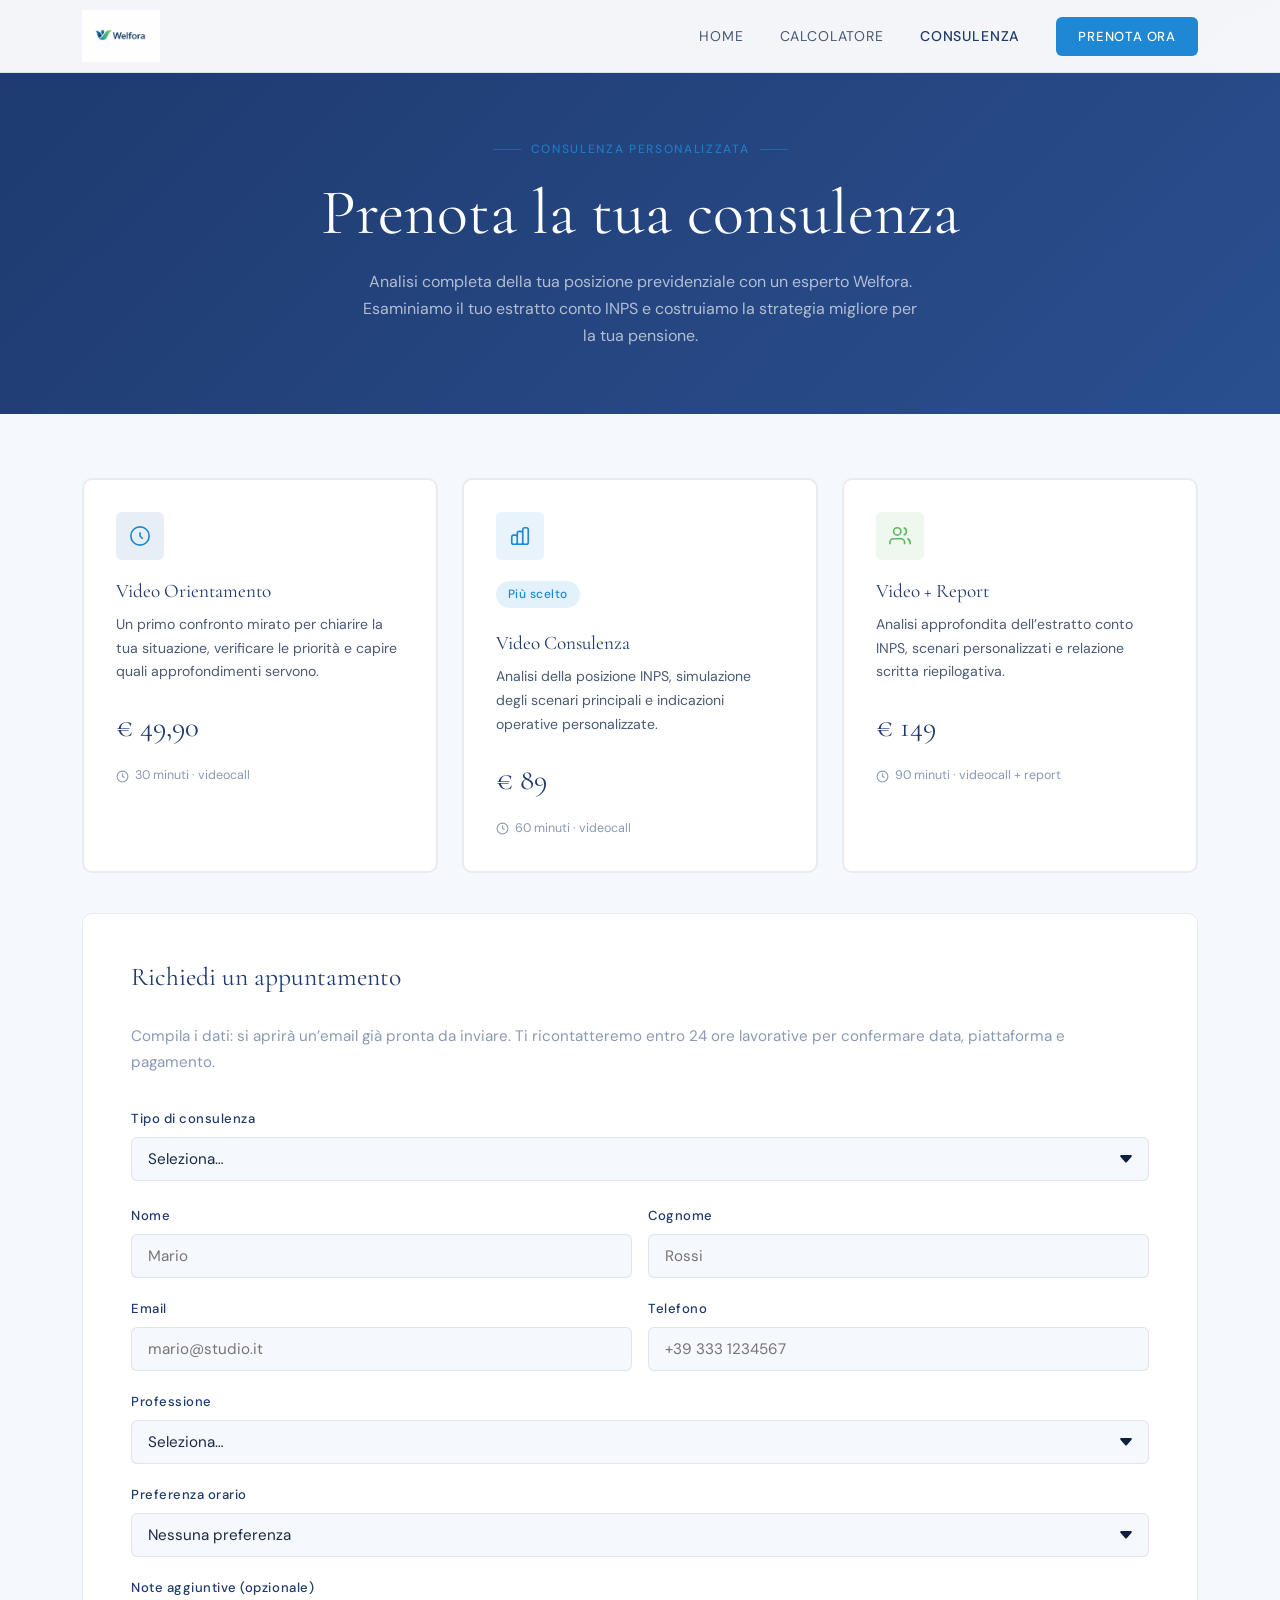
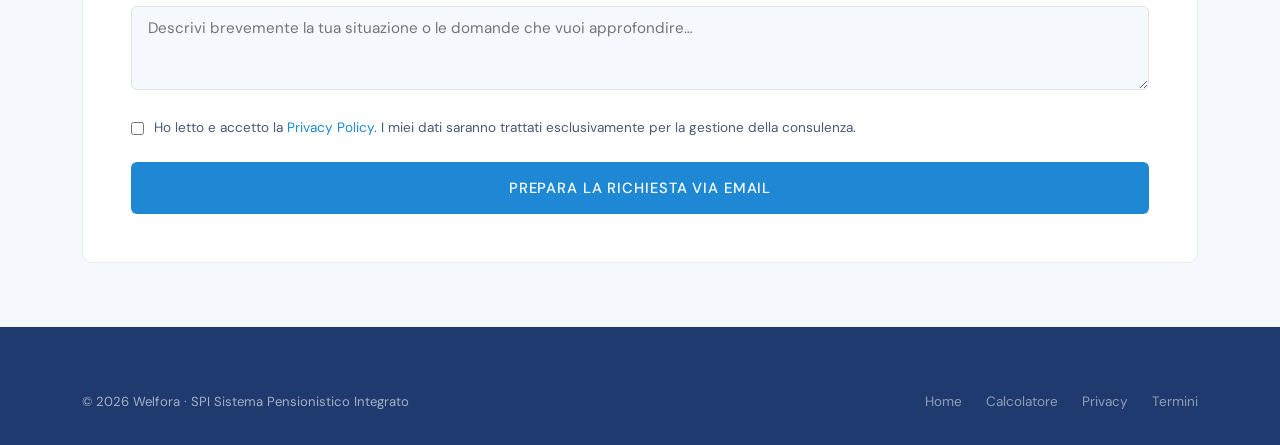
<file: consulenza.html>
<!DOCTYPE html>
<html lang="it">
<head>
  <meta charset="UTF-8" />
  <meta name="viewport" content="width=device-width, initial-scale=1.0" />
  <title>Prenota Consulenza Pensionistica — Welfora</title>
  <meta name="description" content="Prenota una consulenza previdenziale personalizzata con un consulente Welfora. Analisi completa della tua situazione pensionistica INPS." />
  <link rel="stylesheet" href="style.css" />
</head>
<body>

<header class="site-header">
  <div class="container">
    <nav class="nav-inner">
      <a href="index.html" class="logo">
        <img src="logo.png" alt="Welfora" height="52" style="display:block" />
      </a>
      <ul class="nav-links">
        <li><a href="index.html">Home</a></li>
        <li><a href="calcolatore.html">Calcolatore</a></li>
        <li><a href="consulenza.html">Consulenza</a></li>
        <li><a href="#prenotazione">
          <span class="btn btn-primary" style="padding:9px 22px;font-size:0.82rem;">Prenota ora</span>
        </a></li>
      </ul>
      <button class="nav-toggle" aria-label="Apri il menu" aria-expanded="false"><span></span><span></span><span></span></button>
    </nav>
  </div>
</header>

<!-- HERO -->
<section class="consult-hero">
  <div class="container">
    <div style="display:flex;align-items:center;justify-content:center;gap:10px;margin-bottom:16px">
      <div style="width:28px;height:1px;background:rgba(30,136,212,0.5)"></div>
      <span style="font-size:0.75rem;letter-spacing:0.14em;text-transform:uppercase;color:rgba(30,136,212,0.8);font-weight:500">Consulenza personalizzata</span>
      <div style="width:28px;height:1px;background:rgba(30,136,212,0.5)"></div>
    </div>
    <h1>Prenota la tua consulenza</h1>
    <p>Analisi completa della tua posizione previdenziale con un esperto Welfora. Esaminiamo il tuo estratto conto INPS e costruiamo la strategia migliore per la tua pensione.</p>
  </div>
</section>

<!-- SERVIZI -->
<div class="container">
  <div class="services-grid">
    <div class="service-card" data-service="base" onclick="selectService('base', this)">
      <div class="feature-icon" style="background:var(--navy-light);color:var(--blue)">
        <svg width="22" height="22" viewBox="0 0 24 24" fill="none" stroke="currentColor" stroke-width="1.8">
          <circle cx="12" cy="12" r="10"/><path d="M12 8v4l3 3"/>
        </svg>
      </div>
      <h4>Video Orientamento</h4>
      <p>Un primo confronto mirato per chiarire la tua situazione, verificare le priorità e capire quali approfondimenti servono.</p>
      <div style="margin-top:20px">
        <span style="font-family:var(--font-serif);font-size:1.8rem;color:var(--navy)">€ 49,90</span>
      </div>
      <div class="service-duration">
        <svg width="13" height="13" viewBox="0 0 24 24" fill="none" stroke="currentColor" stroke-width="2"><circle cx="12" cy="12" r="10"/><polyline points="12 6 12 12 16 14"/></svg>
        30 minuti · videocall
      </div>
    </div>

    <div class="service-card" data-service="completa" onclick="selectService('completa', this)">
      <div class="feature-icon" style="background:rgba(30,136,212,0.1);color:var(--blue)">
        <svg width="22" height="22" viewBox="0 0 24 24" fill="none" stroke="currentColor" stroke-width="1.8">
          <path d="M9 19v-6a2 2 0 00-2-2H5a2 2 0 00-2 2v6a2 2 0 002 2h2a2 2 0 002-2zm0 0V9a2 2 0 012-2h2a2 2 0 012 2v10m-6 0a2 2 0 002 2h2a2 2 0 002-2m0 0V5a2 2 0 012-2h2a2 2 0 012 2v14a2 2 0 01-2 2h-2a2 2 0 01-2-2z"/>
        </svg>
      </div>
      <span class="chip blue" style="margin-bottom:8px;display:inline-block">Più scelto</span>
      <h4>Video Consulenza</h4>
      <p>Analisi della posizione INPS, simulazione degli scenari principali e indicazioni operative personalizzate.</p>
      <div style="margin-top:20px">
        <span style="font-family:var(--font-serif);font-size:1.8rem;color:var(--navy)">€ 89</span>
      </div>
      <div class="service-duration">
        <svg width="13" height="13" viewBox="0 0 24 24" fill="none" stroke="currentColor" stroke-width="2"><circle cx="12" cy="12" r="10"/><polyline points="12 6 12 12 16 14"/></svg>
        60 minuti · videocall
      </div>
    </div>

    <div class="service-card" data-service="aziende" onclick="selectService('aziende', this)">
      <div class="feature-icon" style="background:rgba(92,184,92,0.1);color:var(--green)">
        <svg width="22" height="22" viewBox="0 0 24 24" fill="none" stroke="currentColor" stroke-width="1.8">
          <path d="M17 21v-2a4 4 0 0 0-4-4H5a4 4 0 0 0-4 4v2"/><circle cx="9" cy="7" r="4"/><path d="M23 21v-2a4 4 0 0 0-3-3.87"/><path d="M16 3.13a4 4 0 0 1 0 7.75"/>
        </svg>
      </div>
      <h4>Video + Report</h4>
      <p>Analisi approfondita dell’estratto conto INPS, scenari personalizzati e relazione scritta riepilogativa.</p>
      <div style="margin-top:20px">
        <span style="font-family:var(--font-serif);font-size:1.8rem;color:var(--navy)">€ 149</span>
      </div>
      <div class="service-duration">
        <svg width="13" height="13" viewBox="0 0 24 24" fill="none" stroke="currentColor" stroke-width="2"><circle cx="12" cy="12" r="10"/><polyline points="12 6 12 12 16 14"/></svg>
        90 minuti · videocall + report
      </div>
    </div>
  </div>
</div>

<!-- BOOKING FORM -->
<div class="container">
  <div class="booking-form-wrap fade-up" id="prenotazione">
    <h3>Richiedi un appuntamento</h3>
    <p style="color:var(--text-light);margin-bottom:32px;font-size:0.95rem">Compila i dati: si aprirà un’email già pronta da inviare. Ti ricontatteremo entro 24 ore lavorative per confermare data, piattaforma e pagamento.</p>

    <form id="bookingForm" novalidate>
      <div style="margin-bottom:24px">
        <label class="form-label" for="servizio_scelto">Tipo di consulenza</label>
        <select class="form-control" id="servizio_scelto" name="servizio" required>
          <option value="">Seleziona…</option>
          <option value="base">Video Orientamento — €49,90 · 30 min</option>
          <option value="completa">Video Consulenza — €89 · 60 min</option>
          <option value="aziende">Video + Report — €149 · 90 min + report</option>
        </select>
      </div>

      <div class="form-row">
        <div class="form-group">
          <label class="form-label" for="nome">Nome</label>
          <input class="form-control" type="text" id="nome" name="nome" placeholder="Mario" required />
        </div>
        <div class="form-group">
          <label class="form-label" for="cognome">Cognome</label>
          <input class="form-control" type="text" id="cognome" name="cognome" placeholder="Rossi" required />
        </div>
      </div>

      <div class="form-row">
        <div class="form-group">
          <label class="form-label" for="email">Email</label>
          <input class="form-control" type="email" id="email" name="email" placeholder="mario@studio.it" required />
        </div>
        <div class="form-group">
          <label class="form-label" for="telefono">Telefono</label>
          <input class="form-control" type="tel" id="telefono" name="telefono" placeholder="+39 333 1234567" />
        </div>
      </div>

      <div class="form-group">
        <label class="form-label" for="professione">Professione</label>
        <select class="form-control" id="professione" name="professione">
          <option value="">Seleziona…</option>
          <option>Dipendente privato</option>
          <option>Libero professionista / Partita IVA</option>
          <option>Dipendente pubblico</option>
          <option>Imprenditore / Artigiano</option>
          <option>Consulente finanziario / CFP</option>
          <option>Commercialista / Consulente del lavoro</option>
          <option>Altro</option>
        </select>
      </div>

      <div class="form-group">
        <label class="form-label" for="disponibilita">Preferenza orario</label>
        <select class="form-control" id="disponibilita" name="disponibilita">
          <option value="">Nessuna preferenza</option>
          <option>Mattina (9:00–13:00)</option>
          <option>Pomeriggio (14:00–18:00)</option>
          <option>Fine settimana</option>
        </select>
      </div>

      <div class="form-group">
        <label class="form-label" for="note">Note aggiuntive (opzionale)</label>
        <textarea class="form-control" id="note" name="note" rows="3"
          placeholder="Descrivi brevemente la tua situazione o le domande che vuoi approfondire…"
          style="resize:vertical"></textarea>
      </div>

      <div style="display:flex;align-items:flex-start;gap:10px;margin-bottom:24px;margin-top:8px">
        <input type="checkbox" id="privacy" name="privacy" required style="margin-top:4px;flex-shrink:0;accent-color:var(--blue)" />
        <label for="privacy" style="font-size:0.85rem;color:var(--text-mid);line-height:1.5;cursor:pointer">
          Ho letto e accetto la <a href="privacy.html" target="_blank" rel="noopener" style="color:var(--blue)">Privacy Policy</a>. I miei dati saranno trattati esclusivamente per la gestione della consulenza.
        </label>
      </div>

      <button type="submit" class="btn btn-primary btn-lg" id="bookBtn" style="width:100%;justify-content:center">
        Prepara la richiesta via email
      </button>
    </form>

    <!-- Success -->
    <div id="bookingSuccess" style="display:none;text-align:center;padding:48px 0">
      <div style="width:64px;height:64px;background:rgba(92,184,92,0.1);border-radius:50%;display:flex;align-items:center;justify-content:center;margin:0 auto 20px">
        <svg width="32" height="32" viewBox="0 0 24 24" fill="none" stroke="var(--green)" stroke-width="2.5"><polyline points="20 6 9 17 4 12"/></svg>
      </div>
      <h3 style="margin-bottom:12px">Completa l’invio nell’app email</h3>
      <p style="max-width:400px;margin:0 auto;color:var(--text-mid)">La richiesta è stata preparata. Premi Invia nella tua app email; ti risponderemo entro 24 ore lavorative.</p>
      <a href="index.html" class="btn btn-outline" style="margin-top:32px">Torna alla home</a>
    </div>
  </div>
</div>

<!-- FOOTER -->
<footer class="site-footer">
  <div class="container">
    <div class="footer-bottom" style="border-top:none;padding-top:0">
      <span>© 2026 Welfora · SPI Sistema Pensionistico Integrato</span>
      <div style="display:flex;gap:24px">
        <a href="index.html" style="color:rgba(255,255,255,0.5);font-size:0.85rem">Home</a>
        <a href="calcolatore.html" style="color:rgba(255,255,255,0.5);font-size:0.85rem">Calcolatore</a>
        <a href="privacy.html" style="color:rgba(255,255,255,0.5);font-size:0.85rem">Privacy</a>
        <a href="termini.html" style="color:rgba(255,255,255,0.5);font-size:0.85rem">Termini</a>
      </div>
    </div>
  </div>
</footer>

<script src="main.js"></script>
<script>
const SERVIZI_LABEL = {
  base:     'Video Orientamento — €49,90 · 30 min',
  completa: 'Video Consulenza — €89 · 60 min',
  aziende:  'Video + Report — €149 · 90 min + report',
};

function selectService(key, el) {
  document.querySelectorAll('.service-card').forEach(c => c.classList.remove('selected'));
  el.classList.add('selected');
  document.getElementById('servizio_scelto').value = key;
  document.getElementById('prenotazione').scrollIntoView({ behavior: 'smooth', block: 'start' });
}

document.getElementById('servizio_scelto').addEventListener('change', function () {
  document.querySelectorAll('.service-card').forEach(card => {
    card.classList.toggle('selected', card.dataset.service === this.value);
  });
});

const params = new URLSearchParams(window.location.search);
const presel = params.get('servizio');
if (presel) {
  const card = document.querySelector(`[data-service="${presel}"]`);
  if (card) selectService(presel, card);
}

document.getElementById('bookingForm').addEventListener('submit', async e => {
  e.preventDefault();
  const form = e.currentTarget;
  const servizio = document.getElementById('servizio_scelto').value;
  if (!servizio) {
    alert('Seleziona prima una tipologia di consulenza.');
    return;
  }
  if (!form.checkValidity()) {
    form.reportValidity();
    return;
  }
  if (!document.getElementById('privacy').checked) {
    alert('Accetta la privacy policy per procedere.');
    return;
  }
  const btn = document.getElementById('bookBtn');
  btn.disabled = true;
  btn.textContent = 'Apertura email…';
  const dati = new FormData(form);
  const corpo = [
    `Servizio: ${SERVIZI_LABEL[servizio]}`,
    `Nome: ${dati.get('nome')} ${dati.get('cognome')}`,
    `Email: ${dati.get('email')}`,
    `Telefono: ${dati.get('telefono') || 'non indicato'}`,
    `Professione: ${dati.get('professione') || 'non indicata'}`,
    `Disponibilità: ${dati.get('disponibilita') || 'nessuna preferenza'}`,
    `Note: ${dati.get('note') || 'nessuna'}`
  ].join('\n');
  const oggetto = `Richiesta Welfora — ${SERVIZI_LABEL[servizio]}`;
  window.location.href = `mailto:raffaele.patarino@spitool.it?subject=${encodeURIComponent(oggetto)}&body=${encodeURIComponent(corpo)}`;
  await new Promise(r => setTimeout(r, 300));
  document.getElementById('bookingForm').style.display = 'none';
  document.getElementById('bookingSuccess').style.display = 'block';
});
</script>
</body>
</html>
</file>
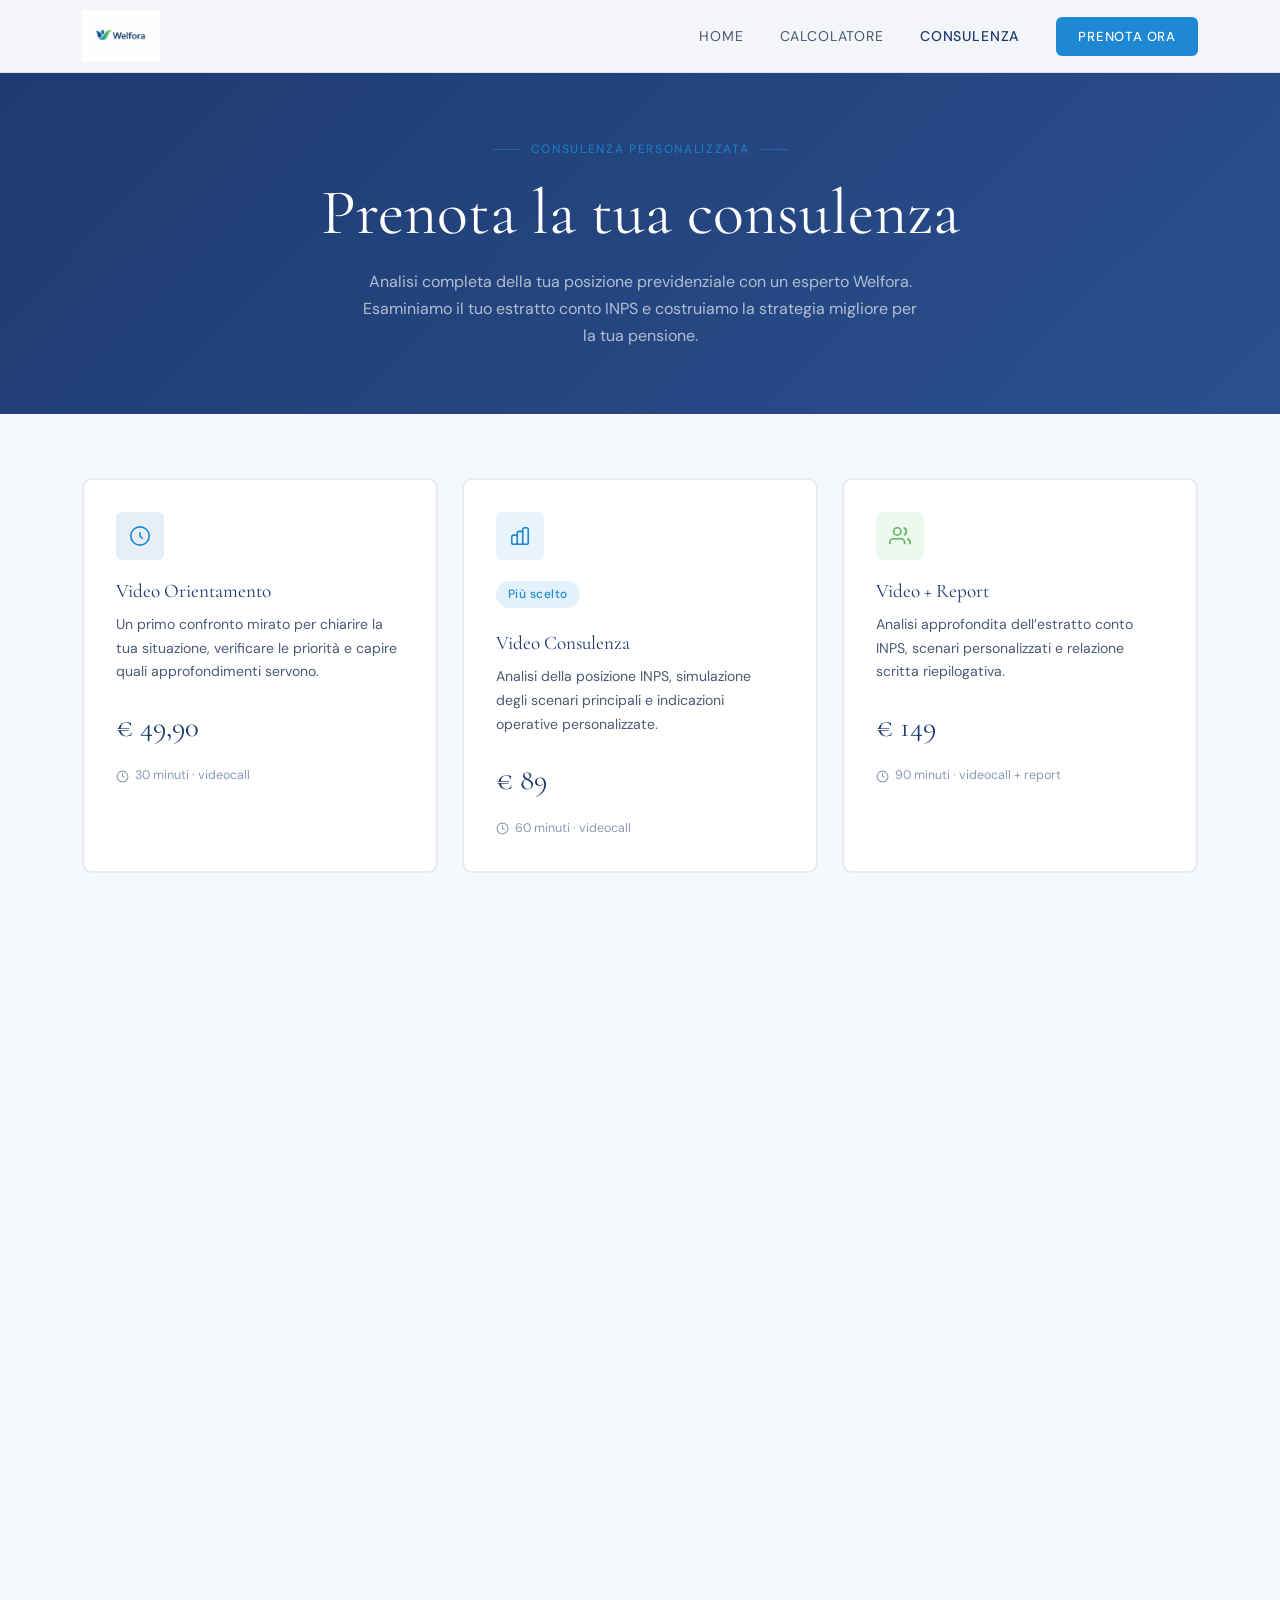
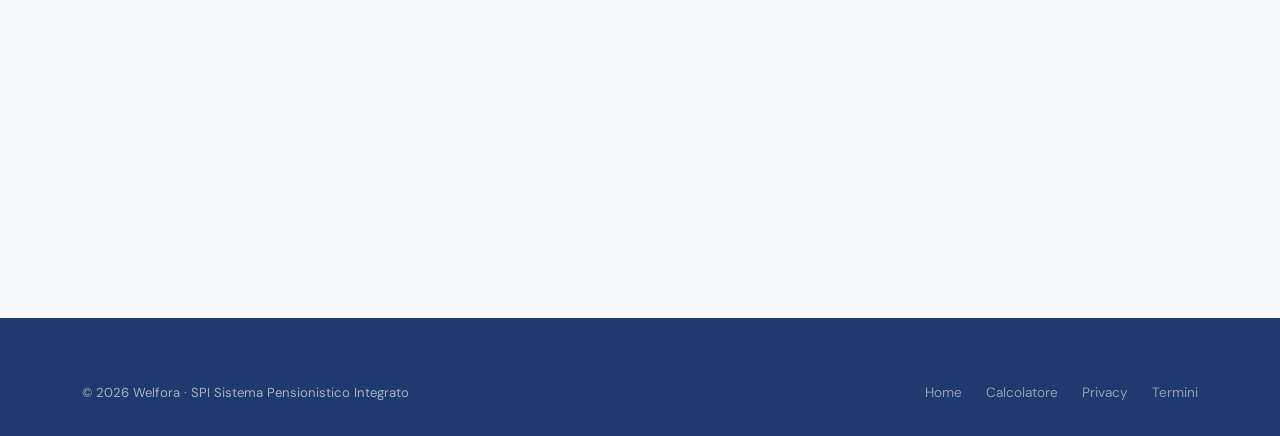
<file: dashboard.html>
<!DOCTYPE html>
<html lang="it"><head><meta charset="UTF-8"><meta name="viewport" content="width=device-width,initial-scale=1"><meta http-equiv="refresh" content="0;url=consulenza.html"><link rel="canonical" href="https://www.welfora.it/consulenza.html"><title>Welfora — Consulenze video</title></head><body><p>Vai alle <a href="consulenza.html">consulenze video Welfora</a>.</p></body></html>
</file>
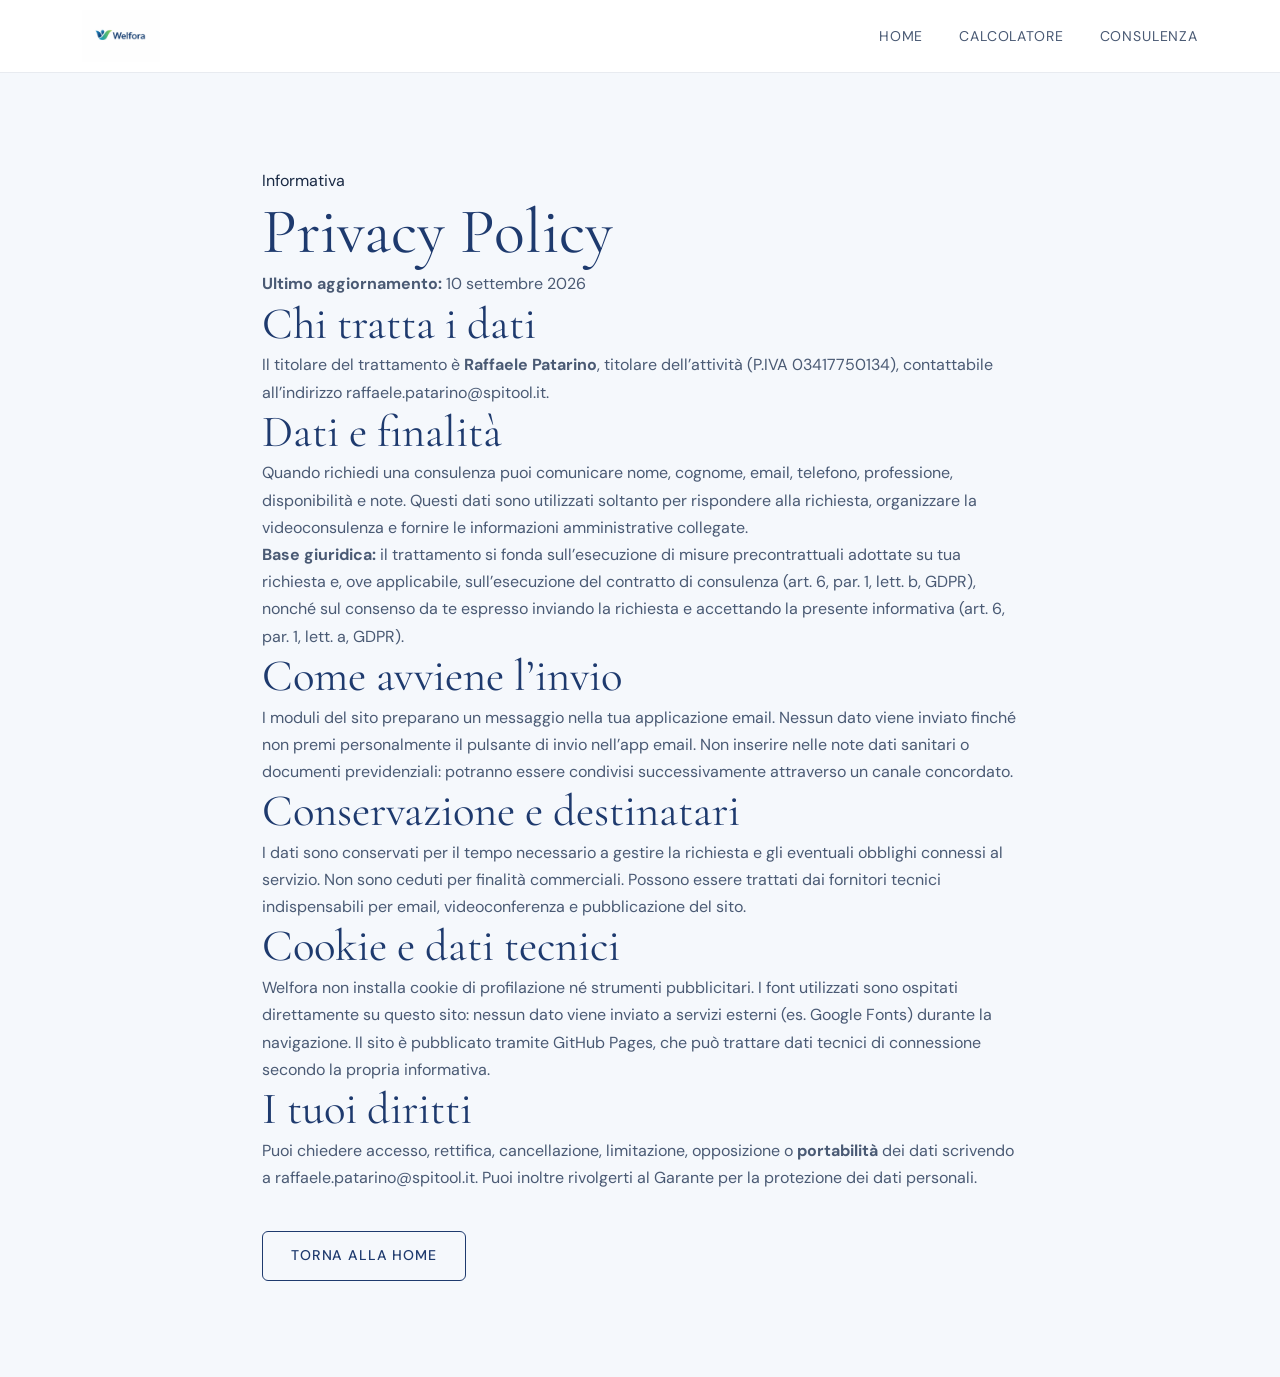
<file: privacy.html>
<!DOCTYPE html>
<html lang="it">
<head>
  <meta charset="UTF-8" />
  <meta name="viewport" content="width=device-width, initial-scale=1.0" />
  <title>Privacy Policy — Welfora</title>
  <meta name="description" content="Informativa privacy del sito Welfora." />
  <link rel="stylesheet" href="style.css" />
</head>
<body>
<header class="site-header"><div class="container"><nav class="nav-inner">
  <a href="index.html" class="logo"><img src="logo.png" alt="Welfora" height="52" /></a>
  <ul class="nav-links"><li><a href="index.html">Home</a></li><li><a href="calcolatore.html">Calcolatore</a></li><li><a href="consulenza.html">Consulenza</a></li></ul>
  <button class="nav-toggle" aria-label="Apri il menu" aria-expanded="false"><span></span><span></span><span></span></button>
</nav></div></header>
<main class="section"><div class="container" style="max-width:820px;padding-top:72px">
  <span class="eyebrow">Informativa</span>
  <h1>Privacy Policy</h1>
  <p><strong>Ultimo aggiornamento:</strong> 10 settembre 2026</p>
  <h2>Chi tratta i dati</h2>
  <p>Il titolare del trattamento è <strong>Raffaele Patarino</strong>, titolare dell’attività (P.IVA 03417750134), contattabile all’indirizzo <a href="mailto:raffaele.patarino@spitool.it">raffaele.patarino@spitool.it</a>.</p>
  <h2>Dati e finalità</h2>
  <p>Quando richiedi una consulenza puoi comunicare nome, cognome, email, telefono, professione, disponibilità e note. Questi dati sono utilizzati soltanto per rispondere alla richiesta, organizzare la videoconsulenza e fornire le informazioni amministrative collegate.</p>
  <p><strong>Base giuridica:</strong> il trattamento si fonda sull’esecuzione di misure precontrattuali adottate su tua richiesta e, ove applicabile, sull’esecuzione del contratto di consulenza (art. 6, par. 1, lett. b, GDPR), nonché sul consenso da te espresso inviando la richiesta e accettando la presente informativa (art. 6, par. 1, lett. a, GDPR).</p>
  <h2>Come avviene l’invio</h2>
  <p>I moduli del sito preparano un messaggio nella tua applicazione email. Nessun dato viene inviato finché non premi personalmente il pulsante di invio nell’app email. Non inserire nelle note dati sanitari o documenti previdenziali: potranno essere condivisi successivamente attraverso un canale concordato.</p>
  <h2>Conservazione e destinatari</h2>
  <p>I dati sono conservati per il tempo necessario a gestire la richiesta e gli eventuali obblighi connessi al servizio. Non sono ceduti per finalità commerciali. Possono essere trattati dai fornitori tecnici indispensabili per email, videoconferenza e pubblicazione del sito.</p>
  <h2>Cookie e dati tecnici</h2>
  <p>Welfora non installa cookie di profilazione né strumenti pubblicitari. I font utilizzati sono ospitati direttamente su questo sito: nessun dato viene inviato a servizi esterni (es. Google Fonts) durante la navigazione. Il sito è pubblicato tramite GitHub Pages, che può trattare dati tecnici di connessione secondo la propria informativa.</p>
  <h2>I tuoi diritti</h2>
  <p>Puoi chiedere accesso, rettifica, cancellazione, limitazione, opposizione o <strong>portabilità</strong> dei dati scrivendo a <a href="mailto:raffaele.patarino@spitool.it">raffaele.patarino@spitool.it</a>. Puoi inoltre rivolgerti al Garante per la protezione dei dati personali.</p>
  <p style="margin-top:40px"><a class="btn btn-outline" href="index.html">Torna alla home</a></p>
</div></main>
<script src="main.js"></script>
</body>
</html>
</file>
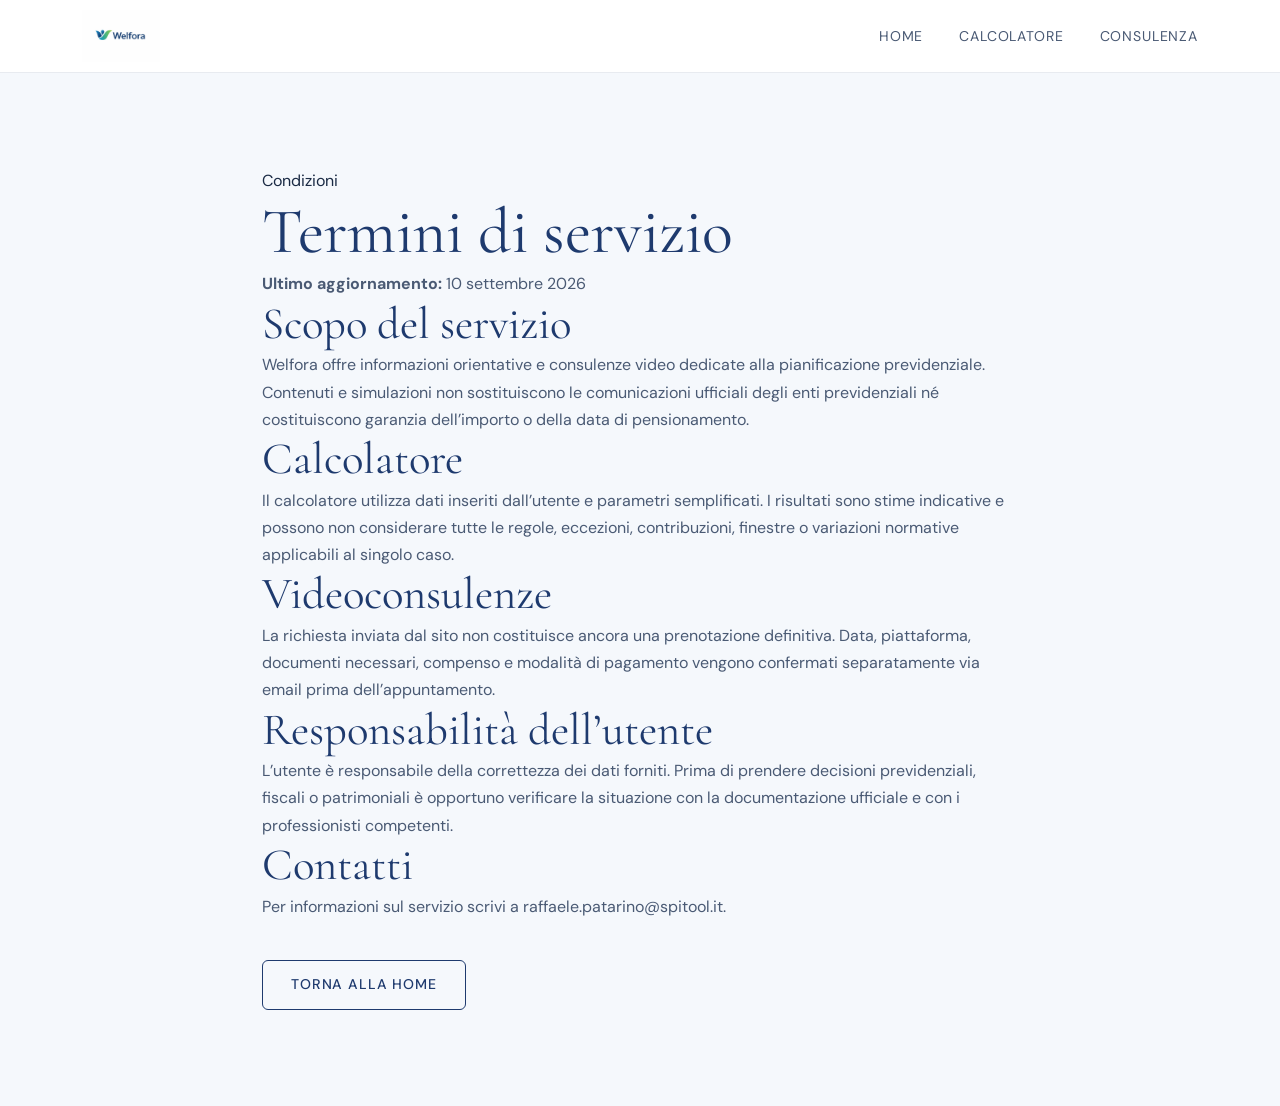
<file: termini.html>
<!DOCTYPE html>
<html lang="it">
<head>
  <meta charset="UTF-8" />
  <meta name="viewport" content="width=device-width, initial-scale=1.0" />
  <title>Termini di servizio — Welfora</title>
  <meta name="description" content="Termini di utilizzo dei servizi Welfora." />
  <link rel="stylesheet" href="style.css" />
</head>
<body>
<header class="site-header"><div class="container"><nav class="nav-inner">
  <a href="index.html" class="logo"><img src="logo.png" alt="Welfora" height="52" /></a>
  <ul class="nav-links"><li><a href="index.html">Home</a></li><li><a href="calcolatore.html">Calcolatore</a></li><li><a href="consulenza.html">Consulenza</a></li></ul>
  <button class="nav-toggle" aria-label="Apri il menu" aria-expanded="false"><span></span><span></span><span></span></button>
</nav></div></header>
<main class="section"><div class="container" style="max-width:820px;padding-top:72px">
  <span class="eyebrow">Condizioni</span>
  <h1>Termini di servizio</h1>
  <p><strong>Ultimo aggiornamento:</strong> 10 settembre 2026</p>
  <h2>Scopo del servizio</h2>
  <p>Welfora offre informazioni orientative e consulenze video dedicate alla pianificazione previdenziale. Contenuti e simulazioni non sostituiscono le comunicazioni ufficiali degli enti previdenziali né costituiscono garanzia dell’importo o della data di pensionamento.</p>
  <h2>Calcolatore</h2>
  <p>Il calcolatore utilizza dati inseriti dall’utente e parametri semplificati. I risultati sono stime indicative e possono non considerare tutte le regole, eccezioni, contribuzioni, finestre o variazioni normative applicabili al singolo caso.</p>
  <h2>Videoconsulenze</h2>
  <p>La richiesta inviata dal sito non costituisce ancora una prenotazione definitiva. Data, piattaforma, documenti necessari, compenso e modalità di pagamento vengono confermati separatamente via email prima dell’appuntamento.</p>
  <h2>Responsabilità dell’utente</h2>
  <p>L’utente è responsabile della correttezza dei dati forniti. Prima di prendere decisioni previdenziali, fiscali o patrimoniali è opportuno verificare la situazione con la documentazione ufficiale e con i professionisti competenti.</p>
  <h2>Contatti</h2>
  <p>Per informazioni sul servizio scrivi a <a href="mailto:raffaele.patarino@spitool.it">raffaele.patarino@spitool.it</a>.</p>
  <p style="margin-top:40px"><a class="btn btn-outline" href="index.html">Torna alla home</a></p>
</div></main>
<script src="main.js"></script>
</body>
</html>
</file>
<file: style.css>
/* ============================================
   WELFORA — Design System
   ============================================ */

@import url('https://fonts.googleapis.com/css2?family=Cormorant+Garamond:ital,wght@0,300;0,400;0,500;0,600;1,300;1,400&family=DM+Sans:wght@300;400;500&display=swap');

:root {
  --white:      #ffffff;
  --bg:         #f5f8fc;
  --navy:       #1e3a6e;
  --navy-mid:   #2a4f8f;
  --navy-light: #e8eef6;
  --blue:       #1e88d4;
  --green:      #5cb85c;
  --accent:     #1e88d4;
  --accent-hover: #1a7abf;
  --text:       #1a2a44;
  --text-mid:   #4a5a74;
  --text-light: #8a9ab4;
  --border:     rgba(30,58,110,0.10);
  --shadow:     0 4px 24px rgba(30,58,110,0.09);
  --shadow-lg:  0 12px 48px rgba(30,58,110,0.14);

  --font-serif: 'Cormorant Garamond', Georgia, serif;
  --font-sans:  'DM Sans', sans-serif;

  --radius: 6px;
  --radius-lg: 10px;
  --transition: all 0.25s ease;
}

*, *::before, *::after { box-sizing: border-box; margin: 0; padding: 0; }

html { scroll-behavior: smooth; }

body {
  font-family: var(--font-sans);
  background: var(--bg);
  color: var(--text);
  font-size: 16px;
  line-height: 1.6;
  -webkit-font-smoothing: antialiased;
}

/* ── TYPOGRAPHY ── */
h1, h2, h3, h4 {
  font-family: var(--font-serif);
  font-weight: 400;
  line-height: 1.2;
  color: var(--navy);
}
h1 { font-size: clamp(2.4rem, 5vw, 4rem); }
h2 { font-size: clamp(1.8rem, 3.5vw, 2.8rem); }
h3 { font-size: clamp(1.3rem, 2.5vw, 1.8rem); }
h4 { font-size: 1.2rem; }

p { color: var(--text-mid); line-height: 1.7; }

a { color: inherit; text-decoration: none; }

/* ── CONTAINER ── */
.container {
  max-width: 1180px;
  margin: 0 auto;
  padding: 0 32px;
}
@media (max-width: 640px) {
  .container { padding: 0 20px; }
}

/* ── HEADER / NAV ── */
.site-header {
  position: fixed;
  top: 0; left: 0; right: 0;
  z-index: 100;
  background: rgba(255,255,255,0.95);
  backdrop-filter: blur(12px);
  border-bottom: 1px solid var(--border);
  transition: var(--transition);
}
.site-header.scrolled {
  box-shadow: var(--shadow);
}
.nav-inner {
  display: flex;
  align-items: center;
  justify-content: space-between;
  height: 72px;
}
.logo {
  display: flex;
  align-items: center;
  gap: 10px;
}
.logo-mark {
  width: 36px;
  height: 36px;
}
.logo-name {
  font-family: var(--font-sans);
  font-size: 1.4rem;
  font-weight: 700;
  color: var(--navy);
  letter-spacing: -0.01em;
}
.nav-links {
  display: flex;
  align-items: center;
  gap: 36px;
  list-style: none;
}
.nav-links a {
  font-size: 0.88rem;
  font-weight: 400;
  letter-spacing: 0.06em;
  text-transform: uppercase;
  color: var(--text-mid);
  transition: var(--transition);
}
.nav-links a:hover { color: var(--navy); }
.nav-links a.active { color: var(--navy); font-weight: 500; }

.btn {
  display: inline-flex;
  align-items: center;
  gap: 8px;
  padding: 12px 28px;
  font-family: var(--font-sans);
  font-size: 0.88rem;
  font-weight: 500;
  letter-spacing: 0.06em;
  text-transform: uppercase;
  border: none;
  cursor: pointer;
  transition: var(--transition);
  border-radius: var(--radius);
  text-decoration: none;
}
.btn-primary {
  background: var(--blue);
  color: var(--white);
}
.btn-primary:hover {
  background: var(--accent-hover);
  transform: translateY(-1px);
  box-shadow: var(--shadow);
}
.btn-outline {
  background: transparent;
  color: var(--navy);
  border: 1.5px solid var(--navy);
}
.btn-outline:hover {
  background: var(--navy);
  color: var(--white);
  transform: translateY(-1px);
}
.btn-green {
  background: var(--green);
  color: var(--white);
}
.btn-green:hover {
  background: #4ea84e;
  transform: translateY(-1px);
  box-shadow: 0 4px 16px rgba(92,184,92,0.35);
}
.btn-lg { padding: 16px 40px; font-size: 0.92rem; }

/* Hamburger mobile */
.nav-toggle {
  display: none;
  flex-direction: column;
  gap: 5px;
  cursor: pointer;
  background: none;
  border: none;
  padding: 4px;
}
.nav-toggle span {
  display: block;
  width: 24px;
  height: 2px;
  background: var(--navy);
  transition: var(--transition);
}

@media (max-width: 768px) {
  .nav-toggle { display: flex; }
  .nav-links {
    display: none;
    position: absolute;
    top: 72px; left: 0; right: 0;
    flex-direction: column;
    background: var(--white);
    border-bottom: 1px solid var(--border);
    padding: 24px 32px;
    gap: 20px;
    align-items: flex-start;
  }
  .nav-links.open { display: flex; }
}

/* ── HERO ── */
.hero {
  min-height: 100vh;
  display: flex;
  align-items: center;
  padding: 120px 0 80px;
  position: relative;
  overflow: hidden;
}
.hero-bg {
  position: absolute;
  inset: 0;
  background:
    radial-gradient(ellipse 70% 60% at 75% 35%, rgba(30,136,212,0.08) 0%, transparent 60%),
    radial-gradient(ellipse 50% 70% at 10% 70%, rgba(92,184,92,0.06) 0%, transparent 55%);
  pointer-events: none;
}
.hero-grid {
  display: grid;
  grid-template-columns: 1fr 1fr;
  gap: 80px;
  align-items: center;
}
.hero-eyebrow {
  font-family: var(--font-sans);
  font-size: 0.78rem;
  font-weight: 500;
  letter-spacing: 0.14em;
  text-transform: uppercase;
  color: var(--blue);
  margin-bottom: 20px;
  display: flex;
  align-items: center;
  gap: 10px;
}
.hero-eyebrow::before {
  content: '';
  display: block;
  width: 32px;
  height: 2px;
  background: linear-gradient(90deg, var(--blue), var(--green));
  border-radius: 2px;
}
.hero h1 {
  margin-bottom: 24px;
}
.hero h1 em {
  font-style: italic;
  color: var(--blue);
}
.hero-subtitle {
  font-size: 1.1rem;
  color: var(--text-mid);
  margin-bottom: 40px;
  max-width: 480px;
  line-height: 1.8;
}
.hero-actions {
  display: flex;
  gap: 16px;
  flex-wrap: wrap;
}
.hero-visual {
  position: relative;
}
.hero-card {
  background: var(--white);
  border-radius: var(--radius-lg);
  padding: 36px;
  box-shadow: var(--shadow-lg);
  border: 1px solid var(--border);
}
.hero-card-label {
  font-size: 0.78rem;
  font-weight: 500;
  letter-spacing: 0.1em;
  text-transform: uppercase;
  color: var(--text-light);
  margin-bottom: 6px;
}
.hero-card-value {
  font-family: var(--font-serif);
  font-size: 2.4rem;
  color: var(--navy);
  margin-bottom: 4px;
}
.hero-card-sub {
  font-size: 0.82rem;
  color: var(--text-light);
  margin-bottom: 28px;
}
.hero-card-bars {
  display: flex;
  flex-direction: column;
  gap: 10px;
}
.bar-row {
  display: flex;
  align-items: center;
  gap: 12px;
  font-size: 0.82rem;
}
.bar-label { width: 80px; color: var(--text-mid); flex-shrink: 0; }
.bar-track {
  flex: 1;
  height: 6px;
  background: rgba(13,31,60,0.08);
  border-radius: 99px;
  overflow: hidden;
}
.bar-fill {
  height: 100%;
  border-radius: 99px;
  background: var(--blue);
  animation: barGrow 1.2s ease both;
}
.bar-fill.green { background: var(--green); }
.bar-amount { width: 60px; text-align: right; color: var(--text-mid); }
@keyframes barGrow {
  from { width: 0 !important; }
}
.hero-badge {
  position: absolute;
  top: -16px; right: -16px;
  background: linear-gradient(135deg, var(--blue), var(--green));
  color: var(--white);
  border-radius: 50%;
  width: 80px;
  height: 80px;
  display: flex;
  flex-direction: column;
  align-items: center;
  justify-content: center;
  font-size: 0.68rem;
  font-weight: 500;
  letter-spacing: 0.05em;
  text-transform: uppercase;
  text-align: center;
  line-height: 1.3;
  box-shadow: 0 4px 16px rgba(30,136,212,0.35);
}

@media (max-width: 900px) {
  .hero-grid { grid-template-columns: 1fr; gap: 48px; }
  .hero-visual { max-width: 420px; }
}

/* ── SECTIONS ── */
.section { padding: 96px 0; }
.section-alt { background: var(--white); }

.section-header {
  text-align: center;
  margin-bottom: 64px;
}
.section-eyebrow {
  font-family: var(--font-sans);
  font-size: 0.78rem;
  font-weight: 500;
  letter-spacing: 0.14em;
  text-transform: uppercase;
  color: var(--blue);
  margin-bottom: 16px;
  display: flex;
  align-items: center;
  justify-content: center;
  gap: 10px;
}
.section-eyebrow::before,
.section-eyebrow::after {
  content: '';
  display: block;
  width: 24px;
  height: 2px;
  background: linear-gradient(90deg, var(--blue), var(--green));
  border-radius: 2px;
}
.section-header p {
  max-width: 560px;
  margin: 16px auto 0;
  font-size: 1.05rem;
}

/* ── FEATURES GRID ── */
.features-grid {
  display: grid;
  grid-template-columns: repeat(3, 1fr);
  gap: 32px;
}
.feature-card {
  padding: 36px 28px;
  border: 1px solid var(--border);
  border-radius: var(--radius-lg);
  background: var(--white);
  transition: var(--transition);
}
.feature-card:hover {
  transform: translateY(-4px);
  box-shadow: var(--shadow);
  border-color: rgba(30,136,212,0.35);
}
.feature-icon {
  width: 48px;
  height: 48px;
  background: var(--navy-light);
  border-radius: var(--radius);
  display: flex;
  align-items: center;
  justify-content: center;
  margin-bottom: 20px;
  color: var(--blue);
}
.feature-card h4 {
  font-family: var(--font-sans);
  font-size: 1.05rem;
  font-weight: 600;
  margin-bottom: 12px;
}
.feature-card p { font-size: 0.92rem; }

@media (max-width: 900px) {
  .features-grid { grid-template-columns: 1fr 1fr; }
}
@media (max-width: 600px) {
  .features-grid { grid-template-columns: 1fr; }
}

/* ── STATS ── */
.stats-row {
  display: grid;
  grid-template-columns: repeat(4, 1fr);
  gap: 2px;
  background: var(--border);
  border: 1px solid var(--border);
  border-radius: var(--radius-lg);
  overflow: hidden;
  margin: 64px 0;
}
.stat-item {
  background: var(--white);
  padding: 40px 28px;
  text-align: center;
}
.stat-number {
  font-family: var(--font-serif);
  font-size: 3rem;
  color: var(--navy);
  display: block;
  line-height: 1;
  margin-bottom: 8px;
}
.stat-label {
  font-size: 0.82rem;
  color: var(--text-light);
  letter-spacing: 0.04em;
}
@media (max-width: 768px) {
  .stats-row { grid-template-columns: 1fr 1fr; }
}

/* ── TESTIMONIAL ── */
.testimonial-grid {
  display: grid;
  grid-template-columns: 1fr 1fr;
  gap: 28px;
}
.testimonial-card {
  background: var(--white);
  border: 1px solid var(--border);
  border-radius: var(--radius-lg);
  padding: 36px;
  position: relative;
}
.testimonial-card::before {
  content: '"';
  font-family: var(--font-serif);
  font-size: 5rem;
  color: var(--blue);
  opacity: 0.25;
  position: absolute;
  top: 12px; left: 28px;
  line-height: 1;
}
.testimonial-text {
  font-family: var(--font-serif);
  font-size: 1.1rem;
  font-style: italic;
  color: var(--navy);
  line-height: 1.7;
  margin-bottom: 20px;
  padding-top: 24px;
}
.testimonial-author {
  font-size: 0.85rem;
  color: var(--text-light);
}
.testimonial-author strong {
  display: block;
  color: var(--text);
  font-weight: 500;
}
@media (max-width: 768px) {
  .testimonial-grid { grid-template-columns: 1fr; }
}

/* ── CTA SECTION ── */
.cta-section {
  background: linear-gradient(135deg, var(--navy) 0%, var(--navy-mid) 100%);
  padding: 96px 0;
  text-align: center;
}
.cta-section h2, .cta-section p { color: var(--white); }
.cta-section p { opacity: 0.7; margin: 16px auto 40px; max-width: 480px; }

/* ── FOOTER ── */
.site-footer {
  background: var(--navy);
  color: rgba(255,255,255,0.6);
  padding: 64px 0 32px;
}
.footer-grid {
  display: grid;
  grid-template-columns: 2fr 1fr 1fr 1fr;
  gap: 48px;
  margin-bottom: 48px;
}
.footer-brand .logo-name { color: var(--white); }
.footer-brand p { font-size: 0.88rem; margin-top: 16px; line-height: 1.7; }
.footer-col h5 {
  font-family: var(--font-sans);
  font-size: 0.78rem;
  font-weight: 500;
  letter-spacing: 0.1em;
  text-transform: uppercase;
  color: rgba(255,255,255,0.4);
  margin-bottom: 16px;
}
.footer-col ul { list-style: none; }
.footer-col ul li { margin-bottom: 10px; }
.footer-col ul li a {
  font-size: 0.88rem;
  color: rgba(255,255,255,0.6);
  transition: var(--transition);
}
.footer-col ul li a:hover { color: var(--white); }
.footer-bottom {
  border-top: 1px solid rgba(255,255,255,0.1);
  padding-top: 28px;
  display: flex;
  justify-content: space-between;
  align-items: center;
  font-size: 0.82rem;
}
@media (max-width: 900px) {
  .footer-grid { grid-template-columns: 1fr 1fr; }
}
@media (max-width: 480px) {
  .footer-grid { grid-template-columns: 1fr; }
  .footer-bottom { flex-direction: column; gap: 12px; text-align: center; }
}

/* ── CALCOLATORE ── */
.calc-hero {
  padding: 140px 0 64px;
  background: var(--navy);
  text-align: center;
}
.calc-hero h1 { color: var(--white); }
.calc-hero p { color: rgba(255,255,255,0.65); margin: 16px auto 0; max-width: 540px; }

.calc-layout {
  display: grid;
  grid-template-columns: 420px 1fr;
  gap: 40px;
  padding: 64px 0;
  align-items: start;
}
@media (max-width: 960px) {
  .calc-layout { grid-template-columns: 1fr; }
}

.calc-panel {
  background: var(--white);
  border: 1px solid var(--border);
  border-radius: var(--radius-lg);
  overflow: hidden;
  position: sticky;
  top: 96px;
}
.calc-panel-header {
  background: var(--navy);
  padding: 24px 28px;
  color: var(--white);
}
.calc-panel-header h3 {
  font-family: var(--font-serif);
  font-size: 1.3rem;
  color: var(--white);
  font-weight: 300;
}
.calc-panel-body { padding: 28px; }

.form-group { margin-bottom: 20px; }
.form-label {
  display: block;
  font-size: 0.82rem;
  font-weight: 500;
  color: var(--navy);
  letter-spacing: 0.04em;
  margin-bottom: 8px;
}
.form-control {
  width: 100%;
  padding: 11px 16px;
  border: 1.5px solid var(--border);
  border-radius: var(--radius);
  font-family: var(--font-sans);
  font-size: 0.95rem;
  color: var(--text);
  background: var(--bg);
  transition: var(--transition);
  appearance: none;
}
.form-control:focus {
  outline: none;
  border-color: var(--blue);
  background: var(--white);
}
.form-row { display: grid; grid-template-columns: 1fr 1fr; gap: 16px; }
.form-hint { font-size: 0.78rem; color: var(--text-light); margin-top: 6px; }

.calc-btn {
  width: 100%;
  padding: 14px;
  background: var(--navy);
  color: var(--white);
  border: none;
  border-radius: var(--radius);
  font-family: var(--font-sans);
  font-size: 0.9rem;
  font-weight: 500;
  letter-spacing: 0.06em;
  text-transform: uppercase;
  cursor: pointer;
  transition: var(--transition);
  margin-top: 8px;
}
.calc-btn:hover { background: var(--navy-mid); }
.calc-btn:disabled { opacity: 0.5; cursor: not-allowed; }

/* Result panel */
.result-panel {
  background: var(--white);
  border: 1px solid var(--border);
  border-radius: var(--radius-lg);
  overflow: hidden;
}
.result-empty {
  display: flex;
  flex-direction: column;
  align-items: center;
  justify-content: center;
  min-height: 400px;
  text-align: center;
  padding: 48px;
  color: var(--text-light);
}
.result-empty svg { opacity: 0.2; margin-bottom: 16px; }
.result-empty p { font-size: 0.9rem; }

.result-content { display: none; }
.result-content.visible { display: block; }

.result-header {
  background: var(--navy);
  padding: 32px 36px;
  color: var(--white);
}
.result-header h2 {
  color: var(--white);
  font-size: 1.6rem;
  font-weight: 300;
  margin-bottom: 4px;
}
.result-header .result-meta { color: rgba(255,255,255,0.6); font-size: 0.88rem; }

.result-body { padding: 36px; }

.result-kpi-row {
  display: grid;
  grid-template-columns: repeat(3, 1fr);
  gap: 20px;
  margin-bottom: 36px;
}
.result-kpi {
  text-align: center;
  padding: 24px 16px;
  border: 1px solid var(--border);
  border-radius: var(--radius);
  background: var(--bg);
}
.result-kpi-value {
  font-family: var(--font-serif);
  font-size: 2rem;
  color: var(--navy);
  display: block;
  margin-bottom: 4px;
}
.result-kpi-label { font-size: 0.78rem; color: var(--text-light); }

.result-section-title {
  font-family: var(--font-serif);
  font-size: 1.1rem;
  color: var(--navy);
  margin-bottom: 16px;
  padding-bottom: 10px;
  border-bottom: 1px solid var(--border);
}

.result-rows { margin-bottom: 32px; }
.result-row {
  display: flex;
  justify-content: space-between;
  align-items: center;
  padding: 12px 0;
  border-bottom: 1px solid rgba(13,31,60,0.06);
  font-size: 0.9rem;
}
.result-row:last-child { border-bottom: none; }
.result-row-label { color: var(--text-mid); }
.result-row-value { font-weight: 500; color: var(--navy); }
.result-row-value.gold { color: var(--blue); }

.result-disclaimer {
  background: rgba(30,136,212,0.07);
  border: 1px solid rgba(30,136,212,0.2);
  border-radius: var(--radius);
  padding: 16px 20px;
  font-size: 0.82rem;
  color: var(--text-mid);
  line-height: 1.6;
}
.result-actions {
  display: flex;
  gap: 12px;
  margin-top: 28px;
  flex-wrap: wrap;
}

/* Spinner */
.spinner {
  width: 36px; height: 36px;
  border: 3px solid var(--border);
  border-top-color: var(--navy);
  border-radius: 50%;
  animation: spin 0.8s linear infinite;
  margin: 0 auto 16px;
}
@keyframes spin { to { transform: rotate(360deg); } }

.loading-state {
  display: none;
  flex-direction: column;
  align-items: center;
  justify-content: center;
  min-height: 400px;
  text-align: center;
  padding: 48px;
}
.loading-state.visible { display: flex; }

/* ── CONSULENZA ── */
.consult-hero {
  padding: 140px 0 64px;
  background: linear-gradient(135deg, var(--navy) 0%, var(--navy-mid) 100%);
  text-align: center;
}
.consult-hero h1 { color: var(--white); }
.consult-hero p { color: rgba(255,255,255,0.65); margin: 16px auto 0; max-width: 560px; }

.services-grid {
  display: grid;
  grid-template-columns: repeat(3, 1fr);
  gap: 24px;
  padding: 64px 0 0;
}
.service-card {
  border: 2px solid var(--border);
  border-radius: var(--radius-lg);
  padding: 32px;
  cursor: pointer;
  transition: var(--transition);
  background: var(--white);
}
.service-card:hover {
  border-color: var(--blue);
  transform: translateY(-2px);
  box-shadow: var(--shadow);
}
.service-card.selected {
  border-color: var(--blue);
  background: rgba(30,136,212,0.04);
}
.service-card h4 { font-family: var(--font-serif); font-size: 1.2rem; margin: 16px 0 10px; }
.service-card p { font-size: 0.88rem; }
.service-duration {
  margin-top: 16px;
  font-size: 0.78rem;
  color: var(--text-light);
  display: flex;
  align-items: center;
  gap: 6px;
}

.booking-form-wrap {
  background: var(--white);
  border: 1px solid var(--border);
  border-radius: var(--radius-lg);
  padding: 48px;
  margin: 40px 0 64px;
}
.booking-form-wrap h3 {
  font-family: var(--font-serif);
  font-size: 1.6rem;
  margin-bottom: 32px;
}

@media (max-width: 900px) {
  .services-grid { grid-template-columns: 1fr; }
  .booking-form-wrap { padding: 32px 24px; }
}

/* ── PAGE HERO (generic) ── */
.page-hero {
  padding: 140px 0 72px;
  text-align: center;
}
.page-hero h1 { margin-bottom: 16px; }
.page-hero p { max-width: 560px; margin: 0 auto; font-size: 1.05rem; }

/* ── DIVIDER ── */
.divider {
  width: 48px;
  height: 2px;
  background: var(--gold);
  margin: 20px auto;
}

/* ── ANIMATE ON SCROLL ── */
.fade-up {
  opacity: 0;
  transform: translateY(24px);
  transition: opacity 0.6s ease, transform 0.6s ease;
}
.fade-up.in-view {
  opacity: 1;
  transform: none;
}

/* ── CHIP ── */
.chip {
  display: inline-block;
  padding: 4px 12px;
  border-radius: 99px;
  font-size: 0.75rem;
  font-weight: 500;
  letter-spacing: 0.04em;
  background: var(--navy-light);
  color: var(--navy);
}
.chip.blue { background: rgba(30,136,212,0.12); color: var(--blue); }
.chip.green { background: rgba(92,184,92,0.12); color: var(--green); }

/* ── SELECT CUSTOM ── */
select.form-control {
  background-image: url("data:image/svg+xml,%3Csvg xmlns='http://www.w3.org/2000/svg' width='16' height='16' fill='%230d1f3c' viewBox='0 0 16 16'%3E%3Cpath d='M7.247 11.14 2.451 5.658C1.885 5.013 2.345 4 3.204 4h9.592a1 1 0 0 1 .753 1.659l-4.796 5.48a1 1 0 0 1-1.506 0z'/%3E%3C/svg%3E");
  background-repeat: no-repeat;
  background-position: right 14px center;
  padding-right: 40px;
}
</file>
